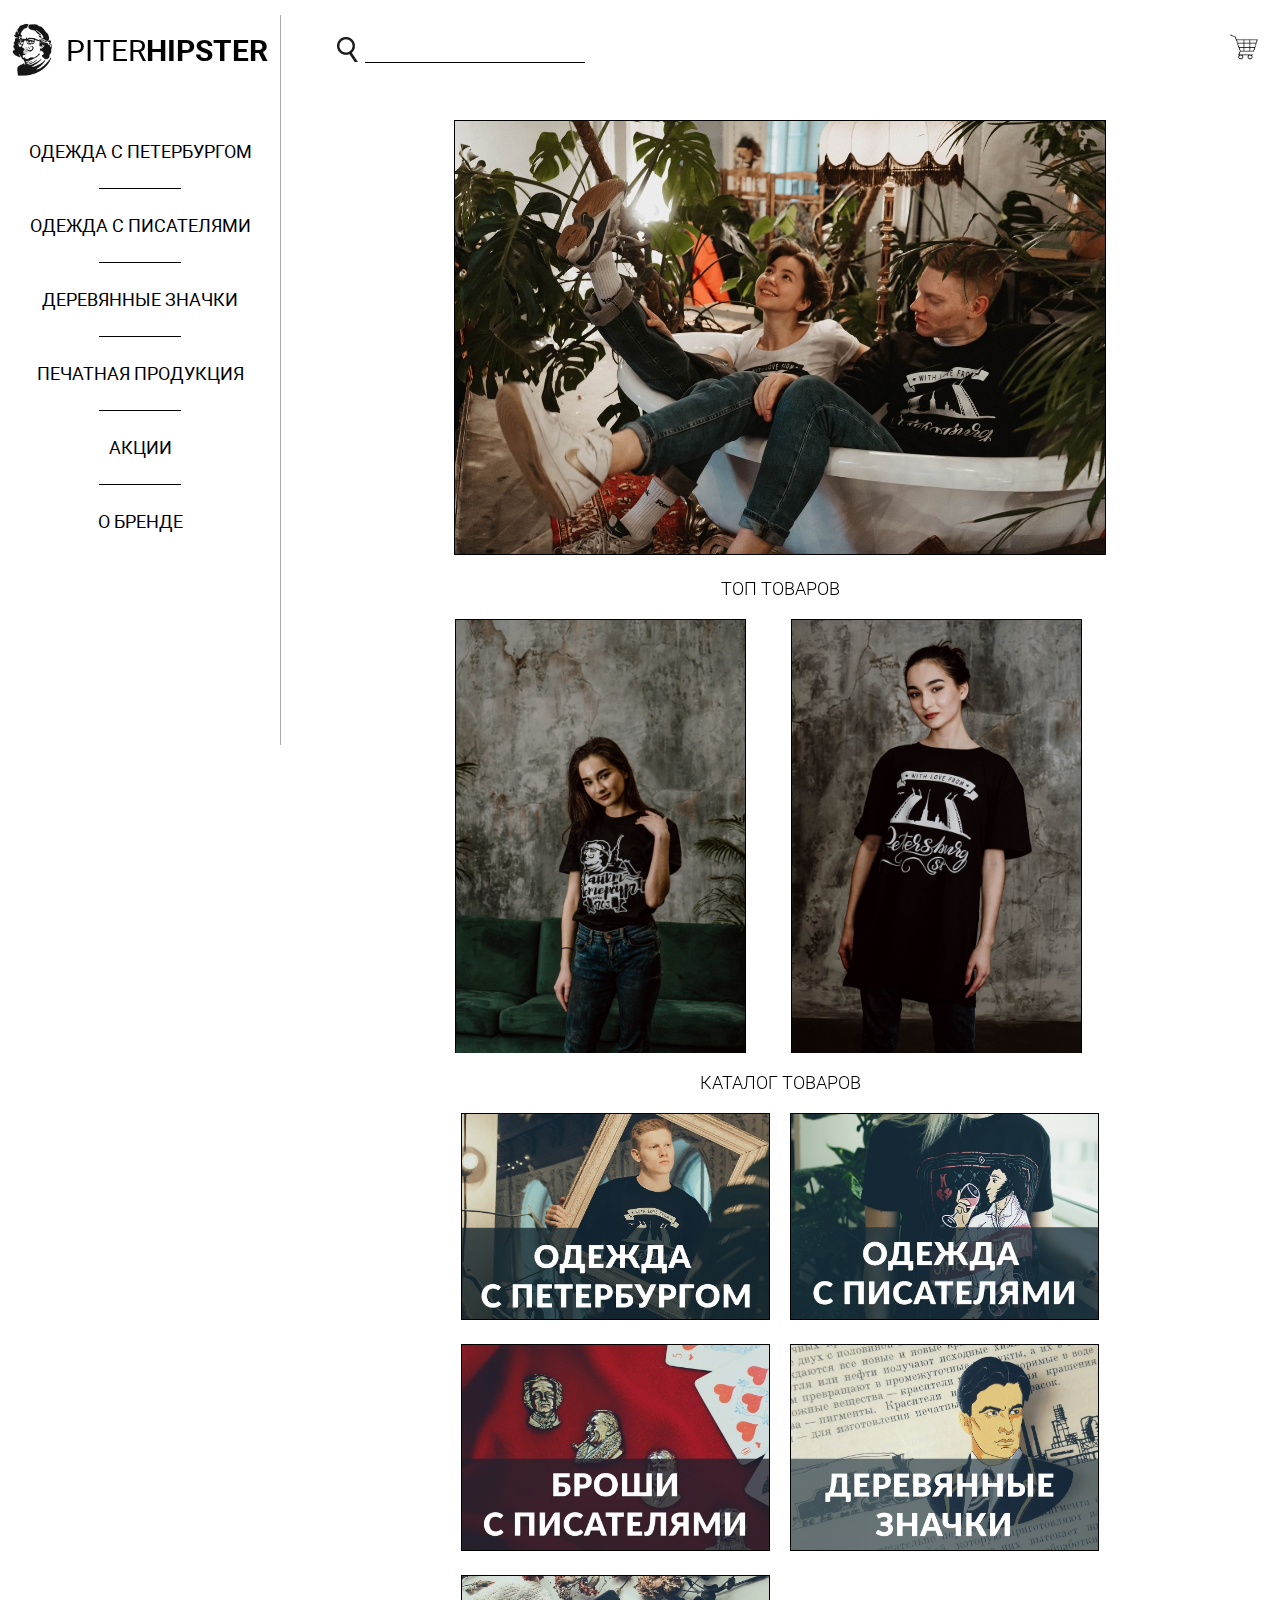
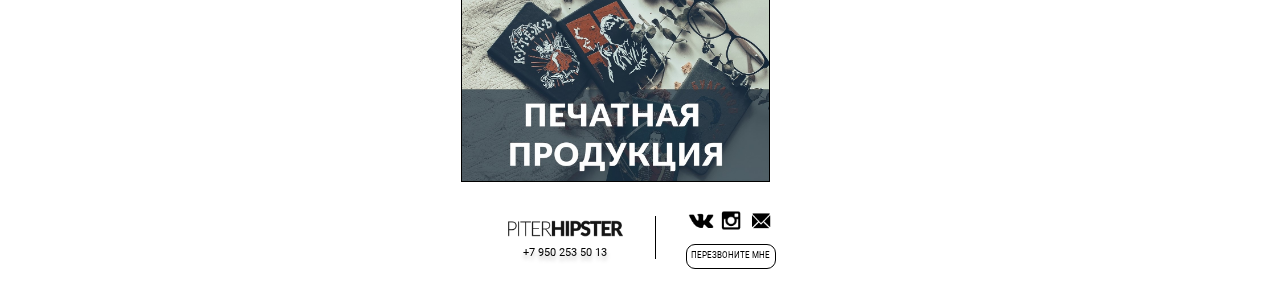
<file: index.html>
<!DOCTYPE html>
<html lang="ru">

  <head>
    <meta charset="utf-8">
    <meta name="viewport" content="width=device-width, initial-scale=1">
    <title>PiterHipster - Главная страница</title>

    <link rel="stylesheet" href="css/styleV2.css">
     
  </head>
    <body>
        <header class="header">
            <div class="slide-win"><img src="image/Burger.png"></div>
            <div class="header__logo logo"><img src="image/photo_2019-10-30_20-50-35.jpg">
            <a href="index.html"><span>PITER</span><span>HIPSTER</span></a>
            </div>
            <div class="finderAndBascet">
                <form action="#" method="get">
                    <input type="text" name="find" id="find">
                    <input class="style-btn" type="submit" value="">
                </form>
                <a href="basket.html" class="basket"><img src="image/shopping109.png"></a>
            </div>
        </header>
        <article class="main">
            <div class="left-categories" id="left-categories">
                <nav class="fixed">
                    <div>
                        <a href="">Одежда с Петербургом</a>
                        <hr align="centre" width="80" size="1" color="black">
                        <a href="">Одежда с писателями</a>
                        <hr align="centre" width="80" size="1" color="black">
                        <a href="">Деревянные значки</a>
                        <hr align="centre" width="80" size="1" color="black">
                        <a href="">Печатная продукция</a>
                        <hr align="centre" width="80" size="1" color="black">
                        <a href="">Акции</a>
                        <hr align="centre" width="80" size="1" color="black">
                        <a href="">О бренде</a>
                    </div>
                </nav>
            </div>
        </article>
        
        <main class="all">
            <article id="img">
                <section class="all__container-1">
                    <div class="all__main">
                        <img src="image/I262EilS-oY.jpg">
                    </div>
                </section>
                <section class="all__container-2">
                <div class="border-bottom"><h2>Топ товаров</h2></div>
                    <div class="all__title-1">
                        <div class="second-slider slider" id="slider" ontouchstart="startSwipe(event)" ontouchmove="moveSwipe(event)" ontouchend="endSwipe(event)">
                            <img src="image/top/xJ3VEqkWMCw.jpg" class="top-1 top">
                            <img src="image/top/JgRy_iKVtv4.jpg" class="top-2 top">
                            <img src="image/top/tQbD-0Hn0Ts.jpg" class="top-3 top">
                            <img src="image/top/xJ3VEqkWMCw.jpg" class="top-4 top"> 
                        </div>
                    </div>
                    <div class="catigories">
                        <h2>Каталог товаров</h2>
                        <div class="catigories__container">
                            <a href="index_catalog.html" class="StPet"><img src="image/category/piter.jpg"></a>
                            <a href="#" class="autors"><img src="image/category/autors.jpg"></a>
                            <a href="#" class="broshi"><img src="image/category/broshi.jpg"></a>
                            <a href="#" class="znachki"><img src="image/category/derev.jpg"></a>
                            <a href="#" class="printed"><img src="image/category/printed.jpg"></a>
                        </div>
                    </div>
                </section>
            </article>
        </main>

        <footer class="bottom">
            <div class="feedback feedbackall"></div>
            <section class="feedback__form feedbackall">
                <h2>ОБРАТНЫЙ ЗВОНОК</h2>
                <img class="close" src="image/close-icon.png">
                <form action="#" method="post">
                    <label>КАК ВАС ЗОВУТ?<input type="text" name="name" id="name"></label>
                    <label>ВАШ ТЕЛЕФОН<input type="text" name="tel" id="tel"></label>
                    <input class="style-btn1" type="submit" value="ЗАКАЗАТЬ ЗВОНОК">
                </form>
            </section>
            <div class="bottom__container">
                <div class="bottom__info">
                    <ul>
                        <li><a href="#Brend">О бренде</a></li>
                        <li><a href="#Info">Инфо</a></li>
                        <li><a href="#Contacts">Контакты</a></li>
                    </ul>
                </div>
                <div class="bottom__logo ">
                    
                    <div class="bottom__tel">
                        <img src="image/logo%20(1).png">
                        <a href="tel:+79502535013">+7 950 253 50 13</a>
                    </div>
                    
                    <div class="contact-us">
                        <div>
                            <a href="https://vk.com/piter.hipster"><img src="image/2%201.png"></a>
                            <a href="https://www.instagram.com/piter.hipster/"><img class="insta" src="image/insta%201.png"></a>
                            <a href="https://vk.com/43rom"><img src="image/1%20992.png"></a>
                        </div>
                        <button class="java" href="#call">Перезвоните мне</button>
                    </div>
                </div>
            </div>
        </footer>
        <script src="js/script.js"></script>  
        <script>
            var slider = document.getElementById('slider');
            var startingX;
            var left;
            function startSwipe(evt){
                left = document.getElementById('slider').offsetLeft;
                startingX = evt.touches[0].clientX - left;
            };
            function moveSwipe(evt){
                var touch = evt.touches[0];
                var change = startingX - touch.clientX ;
                
                if (change < 0){
                    slider.style.left = '-' + change + 'px';
                } 
                slider.style.left = '-' + change + 'px';
                evt.preventDefault();
            };
            function endSwipe(evt){ 
                var change = startingX - evt.changedTouches[0].clientX + left;
                var width =document.getElementById('img').offsetWidth;
                if (((change < width/3)&&(change > 0))||(( -change < width/3)&&(change < 0))) {
                    slider.style.left = left + 'px';
                    slider.style.transition = 'all .1s';
                }
                else{
                    
                    if ((change > 0)&&((-left < width - width/2)||(-left > width + width/2))){
                        slider.style.transition = 'all .3s';
                        slider.style.left = '-' + (- left + width) + 'px';
                    }
                    else{
                        slider.style.transition = 'all .1s';
                        slider.style.left = 0 + 'px';
                    };
                    if (change < 0){
                        slider.style.transition = 'all .3s';
                        slider.style.left = '-' + (- left - width) + 'px';
                        
                    };
                }
                
            }
        </script>
    </body>
</html>
</file>
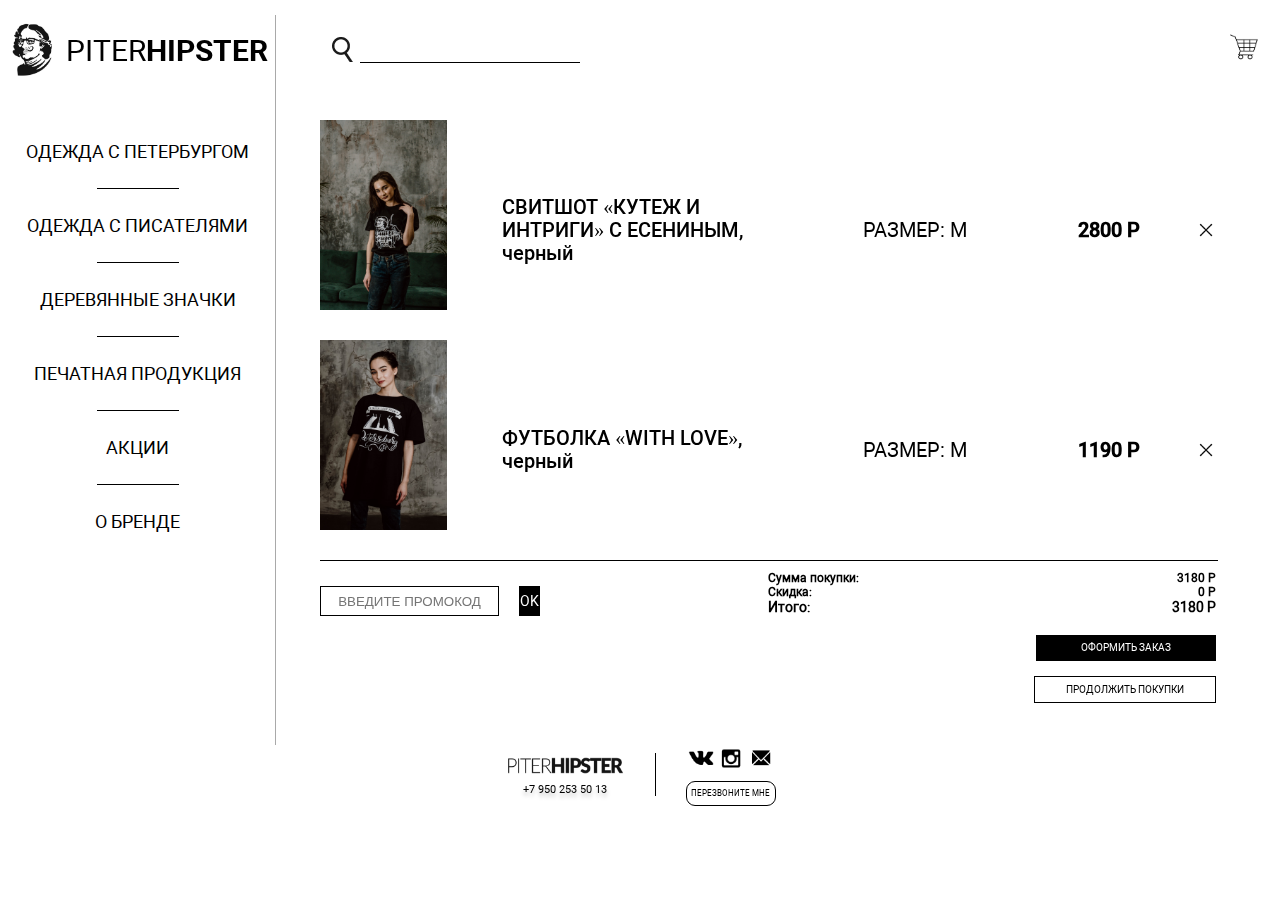
<file: basket.html>
<!DOCTYPE html>
<html lang="ru">

  <head>
    <meta charset="utf-8">
    <meta name="viewport" content="width=device-width, initial-scale=1">
    <title>PiterHipster - корзина</title>
    
    <link rel="stylesheet" href="css/style_basket.css">
     
  </head>
    <body>
        <header class="header">
            <div class="slide-win"><img src="image/Burger.png"></div>
            <div class="header__logo logo">
                <img src="image/photo_2019-10-30_20-50-35.jpg">
                <a class="need" href="index.html"><span>PITER</span><span>HIPSTER</span></a>
            </div>
            <div class="finderAndBascet">
                <form action="#" method="get">
                    <input type="text" name="find" id="find">
                    <input class="style-btn" type="submit" value="">
                </form>
                <a href="basket.html" class="basket"><img src="image/shopping109.png"></a>
            </div>
        </header>
        <article class="main">
            <div class="left-categories" id="left-categories">
                <nav class="fixed">
                    <div>
                        <a href="">Одежда с Петербургом</a>
                        <hr align="centre" width="80" size="1" color="black">
                        <a href="">Одежда с писателями</a>
                        <hr align="centre" width="80" size="1" color="black">
                        <a href="">Деревянные значки</a>
                        <hr align="centre" width="80" size="1" color="black">
                        <a href="">Печатная продукция</a>
                        <hr align="centre" width="80" size="1" color="black">
                        <a href="">Акции</a>
                        <hr align="centre" width="80" size="1" color="black">
                        <a href="">О бренде</a>
                    </div>
                </nav>
            </div>
        </article>
        <main class="main123">
            <article class="content">
                <section class="content__choice1 product_info">
                    <img src="image/top/xJ3VEqkWMCw.jpg">
                    <div class="content__p">
                    <p id="product_name_1">Свитшот «Кутеж и интриги» с Есениным<span>, черный</span></p>
                    <p class="roboto" id="product_size_1">Размер: M</p>
                    <p class="price" id="product_price_1"><strong>2800 Р</strong></p>
                    </div>
                    <div class="close_icon"><img src="image/close-icon.png"></div>
                </section>
                <section class="content__choice2 product_info">
                    <img src="image/top/JgRy_iKVtv4.jpg">
                    <div class="content__p">
                    <p id="product_name_2">Футболка «With Love»<span>, черный</span></p>
                    <p class="roboto" id="product_size_2">Размер: M</p>
                    <p class="price" id="product_price_2"><strong>1190 Р</strong></p>
                    </div>
                    <div class="close_icon"><img src="image/close-icon.png"></div>
                </section>
                <!--<div class="content__choice3 product_info"></div>
                <div class="content__choice4 product_info"></div>
                <div class="content__choice5 product_info"></div>
                <div class="content__choice6 product_info"></div>
                <div class="content__choice7 product_info"></div> -->
                <hr align="center" width="100%" size="1px" color="black">
                <section class="content__total">
                    <div class="content__sum">
                        <p><strong>Сумма покупки:</strong></p>
                        <p><strong>3180 Р</strong></p>
                    </div>
                    <div class="content__discount">
                        <p><strong>Скидка:</strong></p>
                        <p><strong>0 Р</strong></p>
                    </div>
                    <div class="content__finish">
                        <p><strong>Итого:</strong></p>
                        <p><strong>3180 Р</strong></p>
                    </div>
                    <div class="order">
                        <a href="order_form.html">ОФОРМИТЬ ЗАКАЗ</a>
                    </div>
                    <a href="index.html" class="back">
                        <div>ПРОДОЛЖИТЬ ПОКУПКИ</div>
                    </a>
                    <div class="content__promocod">
                        <form action="#" method="post">
                            <input type="text" name="promocod" id="promo" placeholder="ВВЕДИТЕ ПРОМОКОД">
                            <input class="style-btn" type="submit" value="OK">
                        </form>
                    </div>
                </section>
            </article>
        </main>
            
            
        <footer class="bottom">
            <div class="feedback feedbackall"></div>
            <section class="feedback__form feedbackall">
                <h2>ОБРАТНЫЙ ЗВОНОК</h2>
                <img class="close" src="image/close-icon.png">
                <form action="#" method="post">
                    <label>КАК ВАС ЗОВУТ?<input type="text" name="name" id="name"></label>
                    <label>ВАШ ТЕЛЕФОН<input type="text" name="tel" id="tel"></label>
                    <input class="style-btn1" type="submit" value="ЗАКАЗАТЬ ЗВОНОК">
                </form>
            </section>
            <div class="bottom__container">
                <div class="bottom__logo">
                    <div class="bottom__tel">
                        <img src="image/logo%20(1).png">
                        <a href="tel:+79502535013">+7 950 253 50 13</a>
                    </div>
                    
                    <div class="contact-us">
                        <div>
                            <a href="https://vk.com/piter.hipster"><img src="image/2%201.png"></a>
                            <a href="https://www.instagram.com/piter.hipster/"><img class="insta" src="image/insta%201.png"></a>
                            <a href="https://vk.com/43rom"><img src="image/1%20992.png"></a>
                        </div>
                        <button class="java" href="#call">Перезвоните мне</button>
                    </div>
                </div>
            </div>
        </footer>
         <script src="js/script.js"></script>  
    </body>
</html>
</file>
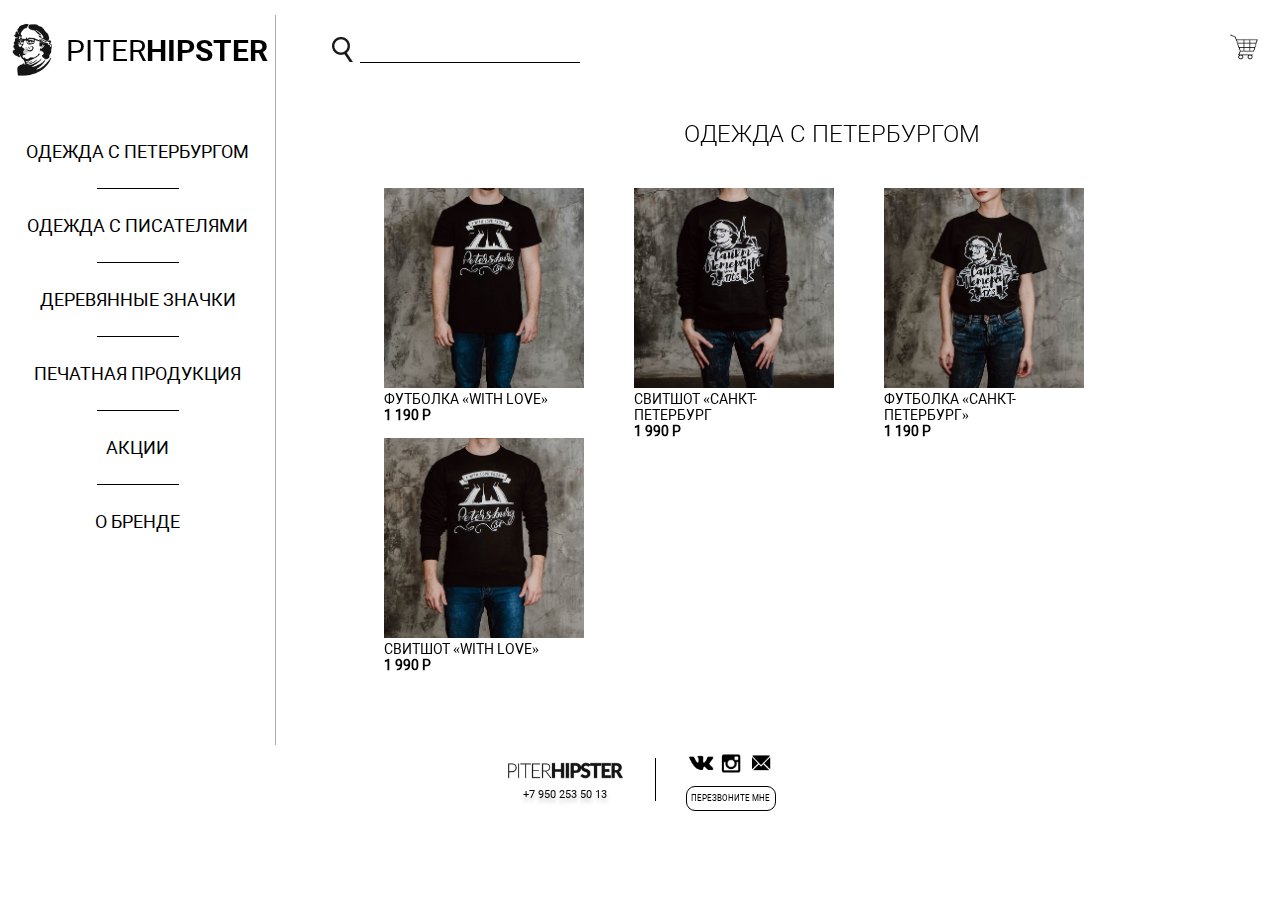
<file: index_catalog.html>
<!DOCTYPE html>
<html lang="ru">

  <head>
    <meta charset="utf-8">
    <meta name="viewport" content="width=device-width, initial-scale=1">
    <title>PiterHipster - одежда с петербургом</title>
    
    <link rel="stylesheet" href="css/style_catalog.css">
      
  </head>
    <body>
        <header class="header">
            <div class="slide-win"><img src="image/Burger.png"></div>
            <div class="header__logo logo">
                <img src="image/photo_2019-10-30_20-50-35.jpg">
                <a href="index.html"><span>PITER</span><span>HIPSTER</span></a>
            </div>
            <div class="finderAndBascet">
                <form action="#" method="get">
                    <input type="text" name="find" id="find">
                    <input class="style-btn" type="submit" value="">
                </form>
                <a href="basket.html" class="basket"><img src="image/shopping109.png"></a>
            </div>
        </header>
        <article class="main">
            <div class="left-categories" id="left-categories">
                <nav class="fixed">
                    <div>
                        <a href="">Одежда с Петербургом</a>
                        <hr align="centre" width="80" size="1" color="black">
                        <a href="">Одежда с писателями</a>
                        <hr align="centre" width="80" size="1" color="black">
                        <a href="">Деревянные значки</a>
                        <hr align="centre" width="80" size="1" color="black">
                        <a href="">Печатная продукция</a>
                        <hr align="centre" width="80" size="1" color="black">
                        <a href="">Акции</a>
                        <hr align="centre" width="80" size="1" color="black">
                        <a href="">О бренде</a>
                    </div>
                </nav>
            </div>
        </article>
        
        <main class="main123"> 
            <article class="products">
                <h1 class="name">ОДЕЖДА С ПЕТЕРБУРГОМ</h1>
                <section class="products__merch1 merch">
                    <img src="image/with_St.Petersburg/98S5Ux7r81c.jpg">
                    <div class="name_prod1 name_prod">
                        <p>футболка «With Love»</p>
                        <p><strong>1 190 Р</strong></p>
                    </div>
                </section>
                <section class="products__merch2 merch">
                    <a href="index_product.html">
                    <img src="image/with_St.Petersburg/lLgoQpmdbz0.jpg">
                    <div class="name_prod2 name_prod">
                        <p>свитшот «Санкт-Петербург</p>
                        <p><strong>1 990 Р</strong></p>
                    </div>
                        </a>
                </section>
                <section class="products__merch3 merch">
                    <img src="image/with_St.Petersburg/oh1EiY9JBJ0.jpg">
                    <div class="name_prod3 name_prod">
                        <p>футболка «Санкт-Петербург»</p>
                        <p><strong>1 190 Р</strong></p>
                    </div>
                </section>
                <section class="products__merch4 merch">
                    <img src="image/with_St.Petersburg/vOFnKlvP_IM.jpg">
                    <div class="name_prod4 name_prod">
                        <p>свитшот «With Love»</p>
                        <p><strong>1 990 Р</strong></p>
                    </div>
                </section>
            </article>
        </main>
            
            
        <footer class="bottom">
            <div class="feedback feedbackall"></div>
            <section class="feedback__form feedbackall">
                <h2>ОБРАТНЫЙ ЗВОНОК</h2>
                <img class="close" src="image/close-icon.png">
                <form action="#" method="post">
                    <label>КАК ВАС ЗОВУТ?<input type="text" name="name" id="name"></label>
                    <label>ВАШ ТЕЛЕФОН<input type="text" name="tel" id="tel"></label>
                    <input class="style-btn1" type="submit" value="ЗАКАЗАТЬ ЗВОНОК">
                </form>
            </section>
            <div class="bottom__container">
                <div class="bottom__info">
                    <ul>
                        <li><a href="#Brend">О бренде</a></li>
                        <li><a href="#Info">Инфо</a></li>
                        <li><a href="#Contacts">Контакты</a></li>
                    </ul>
                </div>
                <div class="bottom__logo">
                    <div class="bottom__tel">
                        <img src="image/logo%20(1).png">
                        <a href="tel:+79502535013">+7 950 253 50 13</a>
                    </div>
                    
                    <div class="contact-us">
                        <div>
                           <a href="https://vk.com/piter.hipster"><img src="image/2%201.png"></a>
                            <a href="https://www.instagram.com/piter.hipster/"><img class="insta" src="image/insta%201.png"></a>
                            <a href="https://vk.com/43rom"><img src="image/1%20992.png"></a>
                        </div>
                        <button class="java" href="#call">Перезвоните мне</button>
                    </div>
                </div>
            </div>
        </footer>
        <script src="js/script.js"></script>
    </body>
</html>
</file>
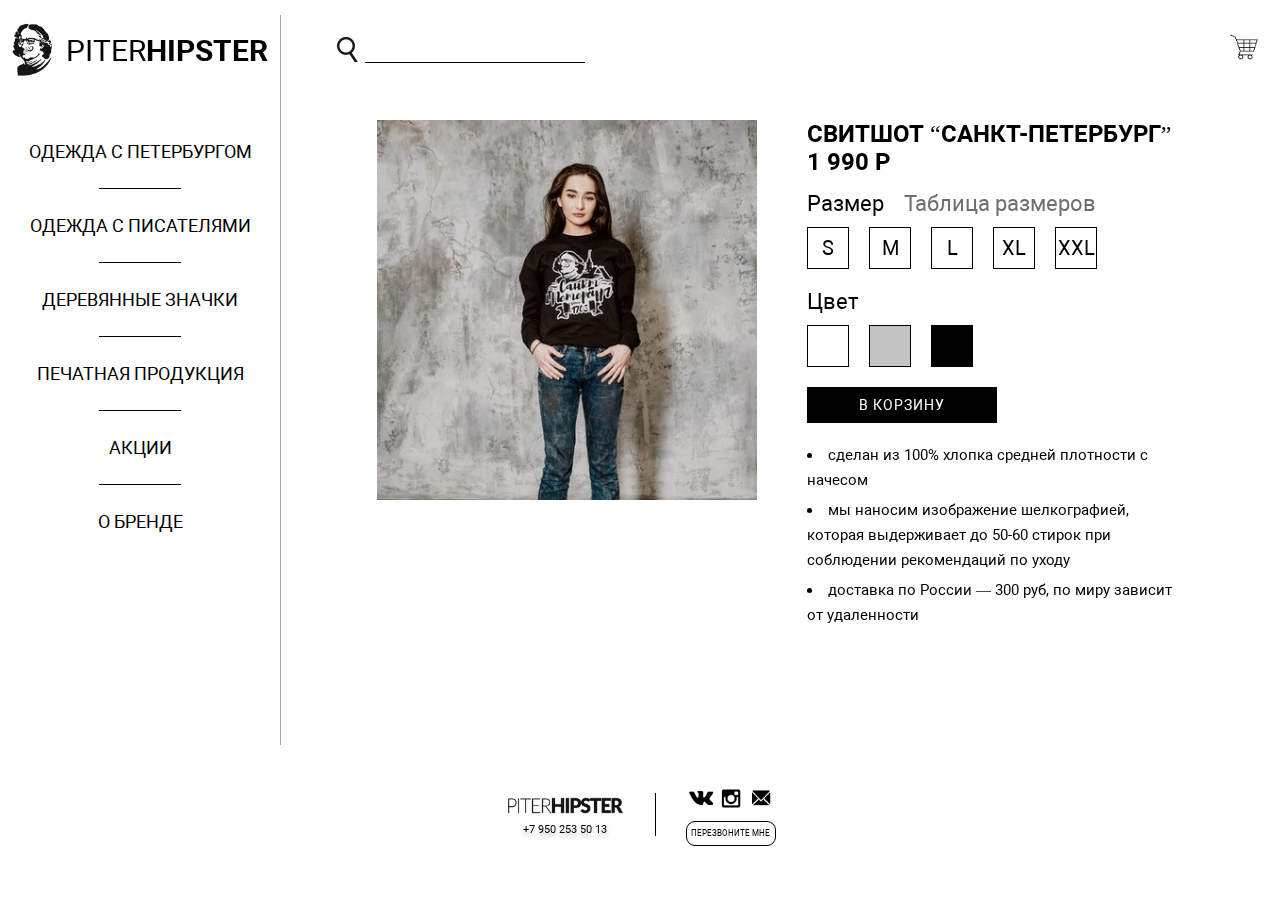
<file: index_product.html>
<!DOCTYPE html>
<html lang="ru">

  <head>
    <meta charset="utf-8">
    <meta name="viewport" content="width=device-width, initial-scale=1">
    <title>PiterHipster - Свитшот “Санкт-Петербург”</title>
    
    <link rel="stylesheet" href="css/style_product.css">
      
  </head>
    <body>
        <header class="header">
             <div class="slide-win">
                 <img src="image/Burger.png">
            </div>
            <div class="header__logo logo">
                <img src="image/photo_2019-10-30_20-50-35.jpg">
                <a href="index.html"><span>PITER</span><span>HIPSTER</span></a>
            </div>
            <div class="finderAndBascet">
                <form action="#" method="get">
                    <input type="text" name="find" id="find">
                    <input class="style-btn" type="submit" value="">
                </form>
                <a href="basket.html" class="basket"><img src="image/shopping109.png"></a>
            </div>
        </header>
        <article class="main">
            <div class="left-categories" id="left-categories">
                <nav class="fixed">
                    <div>
                        <a href="">Одежда с Петербургом</a>
                        <hr align="centre" width="80" size="1" color="black">
                        <a href="">Одежда с писателями</a>
                        <hr align="centre" width="80" size="1" color="black">
                        <a href="">Деревянные значки</a>
                        <hr align="centre" width="80" size="1" color="black">
                        <a href="">Печатная продукция</a>
                        <hr align="centre" width="80" size="1" color="black">
                        <a href="">Акции</a>
                        <hr align="centre" width="80" size="1" color="black">
                        <a href="">О бренде</a>
                    </div>
                </nav>
            </div>
        </article>
        <main>
            <article class="product__imgs">
                <div class="product__main-photo">
                    <div class="product__slider" id="slider" ontouchstart="startSwipe(event)" ontouchmove="moveSwipe(event)" ontouchend="endSwipe(event)">
                        <img class="slider-photo" id="img" src="image/tovar1/B2olOmYt3SI.jpg">
                        <img class="slider-photo" src="image/tovar1/lLgoQpmdbz0.jpg">
                        <img class="slider-photo" src="image/tovar1/QuEZuojmw-8.jpg">
                        <img class="slider-photo" src="image/tovar1/VHnBTwoGJjU.jpg">
                    </div>
                </div>
                <div class="product__pointer">
                </div>
            </article>
        <article class="product">
            <section class="product__description">
                <div class="product__name">
                    <p> Свитшот “Санкт-Петербург” </p>
                    <p><strong>1 990 Р</strong></p>
                </div>
                <div class="product__under-name">
                    <div class="sizeAndColor">
                        <div class="sizeAndColor__size">
                            <p>Размер <span>Таблица размеров</span></p>
                            <div>
                                <div>S</div>
                                <div>M</div>
                                <div>L</div>
                                <div>XL</div>
                                <div>XXL</div>
                            </div>
                        </div>
                        <div class="sizeAndColor__color">
                            <p>Цвет</p>
                            <div>
                                <div class="color_1"></div>
                                <div class="color_2"></div>
                                <div class="color_3"></div>
                            </div>
                        </div>
                    </div>
                    <div class="buyAndPrice">
                        <button href="#">В КОРЗИНУ</button>
                    </div>
                    <div class="product__description-text">
                        <ul>
                            <li>сделан из 100% хлопка средней плотности с начесом</li>
                            <li>мы наносим изображение шелкографией, которая выдерживает до 50-60 стирок при соблюдении рекомендаций по уходу</li>
                            <li>доставка по России — 300 руб, по миру зависит от удаленности</li>
                        </ul>
                    </div>
                </div>
            </section>
            <section class="somthLikeThis">
                <p>Похожие товары</p>
                <div class="somthLikeThis__overflow">
                    <div class="somthLikeThis__container">
                        <img src="image/products_like_this/Rectangle%2064.png">
                        <img src="image/products_like_this/Rectangle%2065%20(1).png">
                    </div>
                </div>
            </section>
        </article>
        </main>
        <footer class="bottom">
            <div class="feedback feedbackall"></div>
            <section class="feedback__form feedbackall">
                <h2>ОБРАТНЫЙ ЗВОНОК</h2>
                <img class="close" src="image/close-icon.png">
                <form action="#" method="post">
                    <label>КАК ВАС ЗОВУТ?<input type="text" name="name" id="name"></label>
                    <label>ВАШ ТЕЛЕФОН<input type="text" name="tel" id="tel"></label>
                    <input class="style-btn1" type="submit" value="ЗАКАЗАТЬ ЗВОНОК">
                </form>
            </section>
            <div class="bottom__container">
                <div class="bottom__info">
                    <ul>
                        <li><a href="#Brend">О бренде</a></li>
                        <li><a href="#Info">Инфо</a></li>
                        <li><a href="#Contacts">Контакты</a></li>
                    </ul>
                </div>
                <div class="bottom__logo">
                    <div class="bottom__tel">
                        <img src="image/logo%20(1).png">
                        <a href="tel:+79502535013">+7 950 253 50 13</a>
                    </div>
                    
                    <div class="contact-us">
                        <div>
                            <a href="https://vk.com/piter.hipster"><img src="image/2%201.png"></a>
                            <a href="https://www.instagram.com/piter.hipster/"><img class="insta" src="image/insta%201.png"></a>
                            <a href="https://vk.com/43rom"><img src="image/1%20992.png"></a>
                        </div>
                        <button class="java" href="#call">Перезвоните мне</button>
                    </div>
                </div>
            </div>
        </footer>
        <script src="js/script.js"></script>
        <script>
            var slider = document.getElementById('slider');
            var startingX;
            var left;
            function startSwipe(evt){
                left = document.getElementById('slider').offsetLeft;
                startingX = evt.touches[0].clientX - left;
                
            };
            function moveSwipe(evt){
                var touch = evt.touches[0];
                var change = startingX - touch.clientX ;
                
                if (change < 0){
                    slider.style.left = '-' + change + 'px';
                } 
                slider.style.left = '-' + change + 'px';
                evt.preventDefault();
            };
            function endSwipe(evt){ 
                var change = startingX - evt.changedTouches[0].clientX + left;
                var width = document.getElementById('img').offsetWidth;
               
                if (((change < width/3)&&(change > 0))||(( -change < width/3)&&(change < 0))) {
                    slider.style.left = left + 'px';
                    slider.style.transition = 'all .1s';
                }
                else{
                    
                    if ((change > 0)&&((-left < 3 * width - width/2)||(-left > 3 * width + width/2))){
                        slider.style.transition = 'all .3s';
                        slider.style.left = '-' + (- left + width) + 'px';
                        
                    }
                    else{
                        slider.style.transition = 'all .1s';
                        slider.style.left = 0 + 'px';
                    };
                    if (change < 0){
                        slider.style.transition = 'all .3s';
                        slider.style.left = '-' + (- left - width) + 'px';
                        
                    };
                }
                
            }
        </script>
    </body>
</html>
</file>
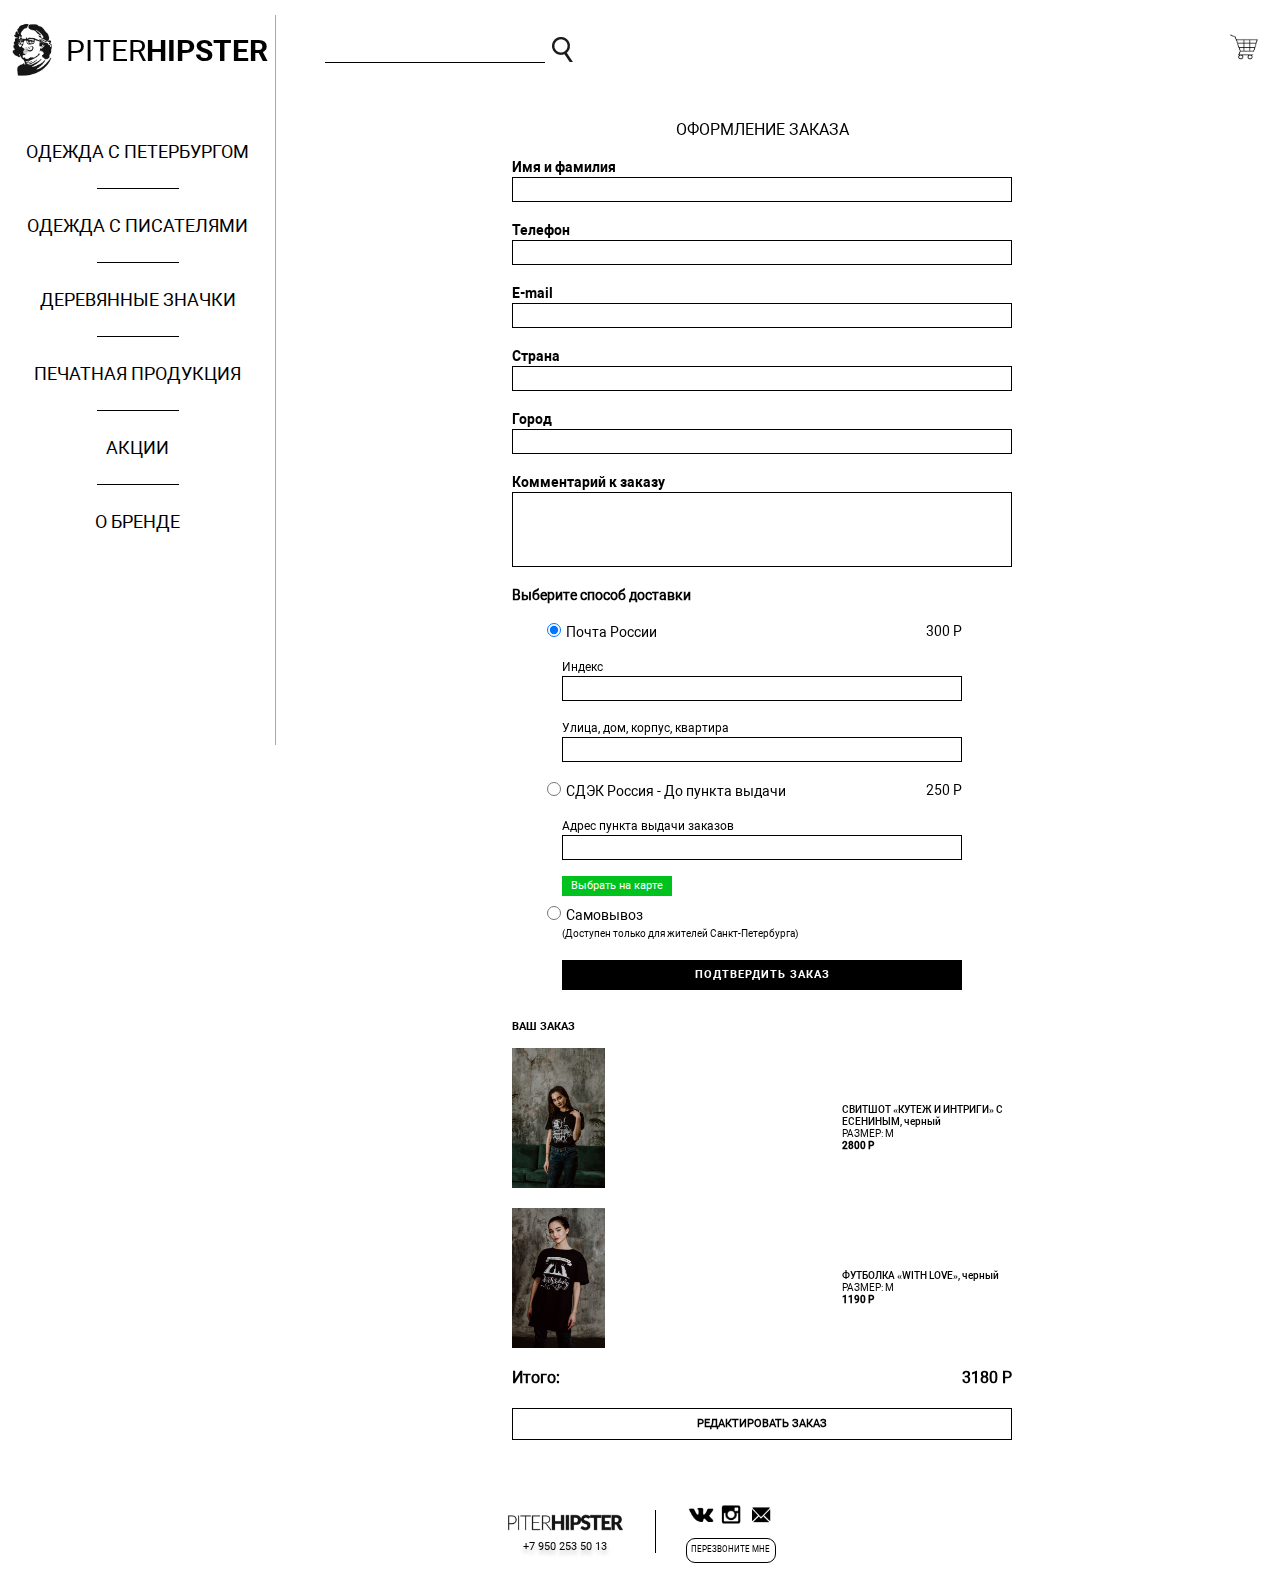
<file: order_form.html>
<!DOCTYPE html>
<html lang="ru">

  <head>
    <meta charset="utf-8">
    <meta name="viewport" content="width=device-width, initial-scale=1">
    <title>PiterHipster - Форма заказа</title>

    <link rel="stylesheet" href="css/style_order.css">
     
  </head>
    <body>
        <header class="header">
            <div class="slide-win"><img src="image/Burger.png"></div>
            <div class="header__logo logo">
                <img src="image/photo_2019-10-30_20-50-35.jpg">
                <a class="need" href="index.html"><span>PITER</span><span>HIPSTER</span></a>
            </div>
            <div class="finderAndBascet">
                <form action="#" method="get">
                    <input type="text" name="find" id="find">
                    <input class="style-btn" type="submit" value="">
                </form>
                <a href="basket.html" class="basket"><img src="image/shopping109.png"></a>
            </div>
        </header>
        <article class="main">
            <div class="left-categories" id="left-categories">
                <nav class="fixed">
                    <div>
                        <a href="">Одежда с Петербургом</a>
                        <hr align="centre" width="80" size="1" color="black">
                        <a href="">Одежда с писателями</a>
                        <hr align="centre" width="80" size="1" color="black">
                        <a href="">Деревянные значки</a>
                        <hr align="centre" width="80" size="1" color="black">
                        <a href="">Печатная продукция</a>
                        <hr align="centre" width="80" size="1" color="black">
                        <a href="">Акции</a>
                        <hr align="centre" width="80" size="1" color="black">
                        <a href="">О бренде</a>
                    </div>
                </nav>
            </div>
        </article>
        
        <main>
            <article>
                <section class="form">
                    <h2>ОФОРМЛЕНИЕ ЗАКАЗА</h2>
                    <form action="#" method="post">
                        <label>Имя и фамилия<input type="text" name="name" id="secondName"></label>
                        <label>Телефон<input type="text" name="tel" id="telephon"></label>
                        <label>E-mail<input type="text" name="E-mail" id="E-mail"></label>
                        <label>Страна<input type="text" name="country" list="country"></label>
                        <datalist id="country">
                            <option value="Россия">
                            <option value="Другая страна">
                        </datalist>
                        <label>Город<input type="text" name="city" list="city"></label>
                        <datalist id="city">
                            <option value="Москва">
                            <option value="Санкт-Петербург">
                            <option value="Новосибирск">
                            <option value="Екатеринбург">
                            <option value="Нижний Новгород">
                            <option value="Казань">
                            <option value="Челябинск">
                            <option value="Омск">
                            <option value="Самара">
                            <option value="Ростов-на-Дону">
                            <option value="Уфа">
                            <option value="Красноярск">
                            <option value="Воронеж">
                            <option value="Пермь">
                            <option value="Волгоград">
                            <option value="Краснодар">
                            <option value="Саратов">
                            <option value="Тюмень">
                            <option value="Тольятти">
                            <option value="Ижевск">
                            <option value="Барнаул">
                            <option value="Ульяновск">
                            <option value="Иркутск">
                            <option value="Хабаровск">
                            <option value="Ярославль">
                            <option value="Владивосток">
                        </datalist>
                        <label>Комментарий к заказу<input class="comment" type="text" name="comment" id="comment"></label>
                        <p><strong>Выберите способ доставки</strong></p>
                        <div>
                        <p><input name="delivery_method" type="radio" value="pochta" class="radio" checked>Почта России<span>300 Р</span></p>
                        <label class="order_text">Индекс<input type="text" name="index" id="index"></label>
                        <label class="order_text">Улица, дом, корпус, квартира<input type="text" name="adress" id="adress"></label>
                        <p><input name="delivery_method" type="radio" value="SDAK" class="radio">СДЭК Россия - До пункта выдачи<span>250 Р</span></p>
                        <label class="order_text not_margin">Адрес пункта выдачи заказов<input type="text" name="SDAK_adress" id="SDAK_adress"></label>
                        <button class="show_on_the_map">Выбрать на карте</button>
                        <p class="not_margin"><input name="delivery_method" type="radio" value="Pickup" class="radio">Самовывоз</p>
                        <p class="small">(Доступен только для жителей Санкт-Петербурга)</p>
                        <input class="style-btn1" type="submit" value="ПОДТВЕРДИТЬ ЗАКАЗ">
                        </div>
                    </form>
                </section>
                <section class="my_choise">
                    <div><p>ВАШ ЗАКАЗ</p></div>
                    <div class="content__choice1 product_info">
                        <img src="image/top/xJ3VEqkWMCw.jpg">
                        <div class="content__p">
                            <p id="product_name_1">Свитшот «Кутеж и интриги» с Есениным<span>, черный</span></p>
                            <p class="roboto" id="product_size_1">Размер: M</p>
                            <p class="price" id="product_price_1"><strong>2800 Р</strong></p>
                        </div>
                    </div>
                    <div class="content__choice2 product_info">
                        <img src="image/top/JgRy_iKVtv4.jpg">
                        <div class="content__p">
                            <p id="product_name_2">Футболка «With Love»<span>, черный</span></p>
                            <p class="roboto" id="product_size_2">Размер: M</p>
                            <p class="price" id="product_price_2"><strong>1190 Р</strong></p>
                        </div>
                    </div>
                </section>
                <section class="content__total">
                    <div class="content__finish">
                        <p><strong>Итого:</strong></p>
                        <p><strong>3180 Р</strong></p>
                    </div>
                    <a href="basket.html" class="back">
                        <div><strong>РЕДАКТИРОВАТЬ ЗАКАЗ</strong></div>
                    </a>
                </section>
            </article>
        </main>

        <footer class="bottom">
            <div class="feedback feedbackall"></div>
            <section class="feedback__form feedbackall">
                <h2>ОБРАТНЫЙ ЗВОНОК</h2>
                <img class="close" src="image/close-icon.png">
                <form action="#" method="post">
                    <label>КАК ВАС ЗОВУТ?<input type="text" name="name" id="name"></label>
                    <label>ВАШ ТЕЛЕФОН<input type="text" name="tel" id="tel"></label>
                    <input class="style-btn1" type="submit" value="ЗАКАЗАТЬ ЗВОНОК">
                </form>
            </section>
            <div class="bottom__container">
                <div class="bottom__info">
                    <ul>
                        <li><a href="#Brend">О бренде</a></li>
                        <li><a href="#Info">Инфо</a></li>
                        <li><a href="#Contacts">Контакты</a></li>
                    </ul>
                </div>
                <div class="bottom__logo ">
                    
                    <div class="bottom__tel">
                        <img src="image/logo%20(1).png">
                        <a href="tel:+79502535013">+7 950 253 50 13</a>
                    </div>
                    
                    <div class="contact-us">
                        <div>
                            <a href="https://vk.com/piter.hipster"><img src="image/2%201.png"></a>
                            <a href="https://www.instagram.com/piter.hipster/"><img class="insta" src="image/insta%201.png"></a>
                            <a href="https://vk.com/43rom"><img src="image/1%20992.png"></a>
                        </div>
                        <button class="java" href="#call">Перезвоните мне</button>
                    </div>
                </div>
            </div>
        </footer>
        <script src="js/script.js"></script>  
    </body>
</html>
</file>
<file: css/styleV2.css>
@charset "UTF-8";
[type="number"]::-webkit-inner-spin-button,
[type="number"]::-webkit-outer-spin-button {
  height: auto; }

[type="search"] {
  -webkit-appearance: textfield;
  /* 1 */
  outline-offset: -2px;
  /* 2 */ }

[type="search"]::-webkit-search-decoration {
  -webkit-appearance: none; }

::-webkit-file-upload-button {
  -webkit-appearance: button;
  /* 1 */
  font: inherit;
  /* 2 */ }

@font-face {
  font-family: Roboto;
  /* Гарнитура шрифта */
  src: url(../fonts/Roboto.ttf);
  /* Путь к файлу со шрифтом */ }
@font-face {
  font-family: Robotobold;
  /* Гарнитура шрифта */
  src: url(../fonts/Robotobold.ttf);
  /* Путь к файлу со шрифтом */ }
@font-face {
  font-family: Robotolight;
  /* Гарнитура шрифта */
  src: url(../fonts/Robotolight.ttf);
  /* Путь к файлу со шрифтом */ }
.header {
  box-sizing: border-box;
  border-bottom: 1px darkgrey solid;
  display: flex;
  justify-content: space-between;
  align-items: center;
  margin-bottom: 20px; }
  .header .header__logo img {
    height: 60px; }
  .header a {
    font-family: Roboto;
    font-style: normal;
    font-size: 18px;
    font-weight: 300;
    line-height: 21px;
    text-align: center;
    color: #000000;
    text-decoration: none; }
    .header a span:last-child {
      font-family: Robotobold;
      font-weight: 500; }
  .header .slide-win > img {
    display: block;
    margin-left: 20px; }

.basket {
  z-index: 99; }

.basket > img {
  height: 30px;
  width: 30px;
  box-sizing: border-box;
  margin-right: 20px;
  margin-left: 20px;
  z-index: 99; }

.header__logo {
  display: flex;
  align-items: center;
  justify-content: center; }

.finderAndBascet {
  display: flex; }
  .finderAndBascet form {
    flex-direction: row;
    display: none; }
  .finderAndBascet form > input {
    display: flex;
    border: none;
    border-bottom: 1px solid black;
    width: 220px;
    height: 30px;
    text-decoration: none; }
  .finderAndBascet form .style-btn {
    background-image: url(../image/finder.png);
    height: 30px;
    width: 30px;
    border: none;
    margin-right: 5px; }

.feedback {
  position: fixed;
  top: 0;
  left: 0;
  height: 100%;
  width: 100%;
  opacity: 0.9;
  z-index: 100;
  background-color: black;
  display: none; }

.feedback__form {
  position: fixed;
  top: 50%;
  margin-top: -25%;
  width: 100%;
  height: 230px;
  background-color: #F5F5F5;
  z-index: 101;
  display: flex;
  flex-direction: column;
  justify-content: center;
  align-items: center;
  display: none; }
  .feedback__form h2 {
    font-family: Roboto;
    font-style: normal;
    font-size: 16px;
    font-weight: 500;
    line-height: 19px;
    text-align: center;
    color: #000000;
    font-family: Robotobold;
    margin-bottom: 10px; }
  .feedback__form img {
    position: absolute;
    top: 10px;
    right: 10px;
    width: 20px; }

form {
  display: flex;
  flex-direction: column;
  justify-content: center;
  align-items: center;
  width: 80%; }
  form label {
    width: 100%;
    display: flex;
    flex-direction: column;
    align-items: flex-start;
    margin-bottom: 10px;
    font-family: Roboto;
    font-style: normal;
    font-size: 14px;
    font-weight: normal;
    line-height: 16px;
    text-align: center;
    color: #000000; }
    form label input {
      margin-top: 10px;
      width: 100%;
      height: 25px;
      background: #F5F5F5;
      text-shadow: none;
      box-shadow: none;
      border-style: none;
      border: 0.5px solid #000000;
      box-sizing: border-box; }
  form .style-btn1 {
    display: block;
    background: black;
    height: 25px;
    width: 100%;
    border-style: none;
    font-family: Roboto;
    font-style: normal;
    font-size: 14px;
    font-weight: normal;
    line-height: 20px;
    text-align: center;
    color: #000000;
    color: white;
    margin-top: 10px; }

.showz {
  display: flex !important; }

.bottom {
  min-height: 100%;
  margin-bottom: 20px; }

.bottom__container {
  display: flex;
  justify-content: center;
  align-items: center;
  min-width: 250px;
  margin-left: auto;
  margin-right: auto; }

.bottom__logo {
  display: flex;
  height: 100%;
  align-items: center;
  justify-content: center; }
  .bottom__logo a {
    font-family: Roboto;
    font-style: normal;
    font-size: 11px;
    font-weight: 300;
    line-height: 13px;
    text-align: center;
    color: #000000;
    text-decoration: none;
    text-shadow: 0px 4px 4px rgba(0, 0, 0, 0.25); }

.bottom__info {
  display: flex;
  flex-direction: column;
  align-items: center;
  justify-content: center;
  display: none; }
  .bottom__info ul {
    border: 0.3px solid #000000;
    box-sizing: border-box;
    list-style-type: none;
    padding: 5px 15px; }
    .bottom__info ul a {
      text-decoration: none;
      color: black; }

.bottom__tel {
  padding-right: 30px;
  margin-right: 30px;
  display: flex;
  flex-direction: column;
  align-items: center;
  border-right: 1px solid black; }
  .bottom__tel img {
    width: 120px;
    height: 25px; }

.bottom__tel > img {
  margin-bottom: 5px; }

.contact-us {
  display: flex;
  flex-direction: column;
  align-items: center; }
  .contact-us img {
    width: 30px;
    height: 30px; }
  .contact-us .insta {
    height: 25px; }
  .contact-us button {
    border: 1px solid #000000;
    box-sizing: border-box;
    border-radius: 9px;
    font-family: Roboto;
    font-style: normal;
    font-size: 8px;
    font-weight: auto;
    line-height: 8px;
    text-align: center;
    color: #000000;
    /* identical to box height */
    width: 90px;
    height: 25px;
    text-align: center;
    vertical-align: text-bottom;
    color: #000000;
    background-color: white;
    text-transform: uppercase; }
  .contact-us button:hover {
    cursor: pointer; }

.contact-us > div {
  margin-bottom: 5px;
  display: flex;
  align-items: center; }

.slide-win img {
  width: 30px;
  height: 30px;
  margin-left: 10px; }

.left-categories {
  position: fixed;
  left: 0;
  width: 100%;
  height: 300%;
  display: none;
  justify-content: center;
  text-align: center;
  background-color: white;
  z-index: 98; }

.fixed div {
  display: flex;
  flex-direction: column;
  align-items: center; }
  .fixed div a {
    font-family: Roboto;
    font-style: normal;
    font-size: 18px;
    font-weight: auto;
    line-height: 21px;
    text-align: center;
    color: #000000;
    text-decoration: none;
    text-transform: uppercase;
    /* identical to box height */
    margin-bottom: 27px;
    margin-top: 27px;
    z-index: 99; }

.show1 {
  z-index: 6 !important;
  position: fixed !important;
  width: 100% !important;
  background-color: white; }

.show2 {
  z-index: 99 !important;
  position: fixed;
  bottom: 10px;
  max-width: 100% !important;
  width: 100% !important; }

* {
  padding: 0;
  margin: 0; }

.main .show {
  display: block;
  position: fixed;
  top: 61px;
  height: 100%; }

.all {
  width: 100%;
  display: flex;
  justify-content: center; }

.all > article {
  width: 250px;
  display: flex;
  flex-direction: column;
  justify-content: space-around;
  align-items: center; }
  .all > article .all__main img {
    height: 166.6666666667px;
    margin-bottom: 20px;
    border: 1px solid black; }
  .all > article .all__title-1 {
    width: 100%;
    height: 166.6666666667px;
    margin-bottom: 20px;
    position: relative;
    overflow: hidden; }
  .all > article .all__container-2 {
    display: flex;
    flex-direction: column;
    justify-content: space-around; }
  .all > article h2 {
    font-family: Robotolight;
    font-size: 18px;
    font-weight: 300;
    line-height: 20px;
    font-style: normal;
    text-transform: uppercase;
    display: flex;
    white-space: nowrap;
    justify-content: center;
    margin-bottom: 20px; }
  .all > article .second-slider {
    display: flex;
    position: absolute;
    width: 500px;
    justify-content: space-between; }
    .all > article .second-slider img {
      height: 166.6666666667px;
      border: 1px solid black; }
  .all > article .catigories__container {
    display: flex;
    flex-direction: column;
    align-items: center;
    justify-content: center; }
    .all > article .catigories__container img {
      border: 1px solid black;
      height: 166.6666666667px;
      margin-bottom: 20px; }

.fixed div a {
  margin-bottom: 15px;
  margin-top: 15px; }

@media screen and (max-width: 330px) and (min-width: 400px) {
  .header a {
    font-size: 20px; }

  .all > article .catigories__container img {
    margin-bottom: 25px; }

  .all > article h2 {
    margin-bottom: 25px; }

  .all > article .all__main img {
    margin-bottom: 25px; }
  .all > article .all__title-1 {
    margin-bottom: 25px; }

  .all > article {
    width: 320px; }

  .all__title-1 {
    height: 213.3333333333px !important; }

  .second-slider {
    width: 640px !important; }
    .second-slider img {
      height: 213.3333333333px !important; }

  .catigories__container img {
    height: 213.3333333333px !important; }

  .all__main img {
    height: 213.3333333333px !important; }

  .fixed div a {
    margin-bottom: 27px;
    margin-top: 27px; } }
@media screen and (min-width: 401px) and (max-width: 500px) {
  .header a {
    font-size: 25px; }

  .all > article .catigories__container img {
    margin-bottom: 35px; }

  .all > article h2 {
    margin-bottom: 35px; }

  .all > article .all__main img {
    margin-bottom: 35px; }
  .all > article .all__title-1 {
    margin-bottom: 35px; }

  .all > article {
    width: 380px; }

  .all__title-1 {
    height: 253.3333333333px !important; }

  .second-slider {
    width: 760px !important; }
    .second-slider img {
      height: 253.3333333333px !important; }

  .catigories__container img {
    height: 253.3333333333px !important; }

  .all__main img {
    height: 253.3333333333px !important; }

  .fixed div a {
    margin-bottom: 35px;
    margin-top: 35px; } }
@media screen and (min-width: 501px) and (max-width: 800px) {
  .header a {
    font-size: 36px; }

  .all > article .catigories__container img {
    margin-bottom: 35px; }

  .all > article h2 {
    margin-bottom: 35px; }

  .all > article .all__main img {
    margin-bottom: 35px; }
  .all > article .all__title-1 {
    margin-bottom: 35px; }

  .all > article {
    width: 480px; }

  .all__title-1 {
    height: 320px !important; }

  .second-slider {
    width: 960px !important; }
    .second-slider img {
      height: 320px !important; }

  .catigories__container img {
    height: 320px !important; }

  .all__main img {
    height: 320px !important; } }
@media screen and (min-width: 801px) and (max-width: 1024px) {
  .all > article {
    width: 500px !important;
    margin-left: 260px; }

  .all__title-1 {
    height: 333.3333333333px !important; }

  .second-slider {
    width: 1000px !important; }
    .second-slider img {
      height: 333.3333333333px !important; }

  .catigories__container {
    display: grid !important;
    grid-template-columns: 1fr 1fr; }
    .catigories__container a {
      margin-right: 10px;
      margin-left: 10px; }

  .all__main img {
    height: 333.3333333333px !important; }

  .feedback__form {
    width: 360px;
    height: 260px;
    left: 50%;
    margin-left: -12.5%; }

  body .finderAndBascet form {
    flex-direction: row-reverse;
    justify-content: flex-end; }

  article > h1 {
    font-size: 24px;
    line-height: 28px;
    margin-bottom: 40px; }

  .header {
    margin-bottom: 20px;
    height: 100px;
    border-bottom: none;
    position: relative; }
    .header a {
      font-size: 26px;
      line-height: 35px; }

  .header__logo {
    position: absolute;
    left: 10px; }
    .header__logo img {
      margin-right: 10px; }

  .finderAndBascet form {
    position: absolute;
    left: 310px; }

  .finderAndBascet form {
    display: flex;
    justify-content: flex-start; }

  .slide-win > img {
    display: none !important; }

  .left-categories {
    position: fixed !important;
    left: 0;
    top: 15px;
    width: 260px;
    height: 70%;
    padding-top: 100px;
    z-index: -1;
    display: flex !important;
    justify-content: center;
    align-items: flex-start;
    background-color: white;
    border-right: 1px darkgrey solid; }

  .fixed div {
    display: flex !important;
    flex-direction: column;
    align-items: center;
    justify-content: center; }
    .fixed div a {
      font-family: Roboto;
      font-style: normal;
      font-size: 18px;
      font-weight: auto;
      line-height: 23px;
      text-align: center;
      color: #000000;
      text-decoration: none;
      /* identical to box height */
      margin-bottom: 25px;
      margin-top: 25px; }

  .all article {
    width: 600px; }

  .catigories__container img {
    width: 100%; } }
@media screen and (min-width: 1025px) and (max-width: 1374px) {
  .all > article {
    width: 650px !important;
    margin-left: 280px; }

  .all__title-1 {
    height: 433.3333333333px !important; }

  .second-slider {
    width: 1300px !important; }
    .second-slider img {
      height: 433.3333333333px !important; }

  .all > article .all__container-2 {
    width: 100%; }

  .catigories__container {
    display: grid !important;
    grid-template-columns: 1fr 1fr; }
    .catigories__container a {
      margin-right: 10px;
      margin-left: 10px; }
      .catigories__container a img {
        width: 307px;
        height: 205px !important; }

  .all__main img {
    height: 433.3333333333px !important; }

  .feedback__form {
    width: 360px;
    height: 260px;
    left: 50%;
    margin-left: -12.5%; }

  body .finderAndBascet form {
    flex-direction: row-reverse;
    justify-content: flex-end; }

  article > h1 {
    font-size: 24px;
    line-height: 28px;
    margin-bottom: 40px; }

  .header {
    margin-bottom: 20px;
    height: 100px;
    border-bottom: none;
    position: relative; }
    .header a {
      font-size: 30px;
      line-height: 35px; }

  .header__logo {
    position: absolute;
    left: 10px; }
    .header__logo img {
      margin-right: 10px; }

  .finderAndBascet form {
    position: absolute;
    left: 330px; }

  .finderAndBascet form {
    display: flex;
    justify-content: flex-start; }

  .slide-win > img {
    display: none !important; }

  .left-categories {
    position: fixed !important;
    left: 0;
    top: 15px;
    width: 280px;
    height: 70%;
    padding-top: 100px;
    z-index: -1;
    display: flex !important;
    justify-content: center;
    align-items: flex-start;
    background-color: white;
    border-right: 1px darkgrey solid; }

  .fixed div {
    display: flex !important;
    flex-direction: column;
    align-items: center;
    justify-content: center; }
    .fixed div a {
      font-family: Roboto;
      font-style: normal;
      font-size: 18px;
      font-weight: auto;
      line-height: 23px;
      text-align: center;
      color: #000000;
      text-decoration: none;
      /* identical to box height */
      margin-bottom: 25px;
      margin-top: 25px; } }
@media screen and (min-width: 1375px) and (max-width: 4500px) {
  .all > article {
    width: 1000px !important;
    margin-left: 275px; }

  .all__title-1 {
    height: 666.6666666667px !important; }

  .second-slider {
    width: 2000px !important; }
    .second-slider img {
      height: 666.6666666667px !important; }

  .catigories__container {
    display: grid !important;
    grid-template-columns: 1fr 1fr; }
    .catigories__container a {
      margin-right: 10px;
      margin-left: 10px; }
      .catigories__container a img {
        width: 100%;
        height: 333.3333333333px !important; }

  .all__main img {
    height: 666.6666666667px !important; }

  .feedback__form {
    width: 360px;
    height: 260px;
    left: 50%;
    margin-left: -12.5%; }

  body .finderAndBascet form {
    flex-direction: row-reverse;
    justify-content: flex-end; }

  article > h1 {
    font-size: 24px;
    line-height: 28px;
    margin-bottom: 40px; }

  .header {
    margin-bottom: 20px;
    height: 100px;
    border-bottom: none;
    position: relative; }
    .header a {
      font-size: 30px;
      line-height: 35px; }

  .header__logo {
    position: absolute;
    left: 10px; }
    .header__logo img {
      margin-right: 10px; }

  .finderAndBascet form {
    position: absolute;
    left: 325px; }

  .finderAndBascet form {
    display: flex;
    justify-content: flex-start; }

  .slide-win > img {
    display: none !important; }

  .left-categories {
    position: fixed !important;
    left: 0;
    top: 15px;
    width: 275px;
    height: 70%;
    padding-top: 100px;
    z-index: -1;
    display: flex !important;
    justify-content: center;
    align-items: flex-start;
    background-color: white;
    border-right: 1px darkgrey solid; }

  .fixed div {
    display: flex !important;
    flex-direction: column;
    align-items: center;
    justify-content: center; }
    .fixed div a {
      font-family: Roboto;
      font-style: normal;
      font-size: 20px;
      font-weight: auto;
      line-height: 23px;
      text-align: center;
      color: #000000;
      text-decoration: none;
      /* identical to box height */
      margin-bottom: 25px;
      margin-top: 25px; } }
</file>
<file: css/style_basket.css>
@charset "UTF-8";
::-webkit-input-placeholder {
  text-align: center; }

:-moz-placeholder {
  text-align: center; }

::-moz-placeholder {
  text-align: center; }

:-ms-input-placeholder {
  text-align: center; }

[type="number"]::-webkit-inner-spin-button,
[type="number"]::-webkit-outer-spin-button {
  height: auto; }

[type="search"] {
  -webkit-appearance: textfield;
  /* 1 */
  outline-offset: -2px;
  /* 2 */ }

[type="search"]::-webkit-search-decoration {
  -webkit-appearance: none; }

::-webkit-file-upload-button {
  -webkit-appearance: button;
  /* 1 */
  font: inherit;
  /* 2 */ }

@font-face {
  font-family: Roboto;
  /* Гарнитура шрифта */
  src: url(../fonts/Roboto.ttf);
  /* Путь к файлу со шрифтом */ }
@font-face {
  font-family: Robotobold;
  /* Гарнитура шрифта */
  src: url(../fonts/Robotobold.ttf);
  /* Путь к файлу со шрифтом */ }
@font-face {
  font-family: Robotomedium;
  /* Гарнитура шрифта */
  src: url(../fonts/Robotomedium.ttf);
  /* Путь к файлу со шрифтом */ }
.header {
  box-sizing: border-box;
  border-bottom: 1px darkgrey solid;
  display: flex;
  justify-content: space-between;
  align-items: center;
  margin-bottom: 20px; }
  .header .header__logo img {
    height: 60px; }
  .header a {
    font-family: Roboto;
    font-style: normal;
    font-size: 18px;
    font-weight: 300;
    line-height: 21px;
    text-align: center;
    color: #000000;
    text-decoration: none; }
    .header a span:last-child {
      font-family: Robotobold;
      font-weight: 500; }
  .header .slide-win > img {
    display: block;
    margin-left: 20px; }

.basket {
  z-index: 99; }

.basket > img {
  height: 30px;
  width: 30px;
  box-sizing: border-box;
  margin-right: 20px;
  margin-left: 20px;
  z-index: 99; }

.header__logo {
  display: flex;
  align-items: center;
  justify-content: center; }

.finderAndBascet {
  display: flex; }
  .finderAndBascet form {
    flex-direction: row;
    display: none; }
  .finderAndBascet form > input {
    display: flex;
    border: none;
    border-bottom: 1px solid black;
    width: 220px;
    height: 30px;
    text-decoration: none; }
  .finderAndBascet form .style-btn {
    background-image: url(../image/finder.png);
    height: 30px;
    width: 30px;
    border: none;
    margin-right: 5px; }

.feedback {
  position: fixed;
  top: 0;
  left: 0;
  height: 100%;
  width: 100%;
  opacity: 0.9;
  z-index: 100;
  background-color: black;
  display: none; }

.feedback__form {
  position: fixed;
  top: 50%;
  margin-top: -25%;
  width: 100%;
  height: 230px;
  background-color: #F5F5F5;
  z-index: 101;
  display: flex;
  flex-direction: column;
  justify-content: center;
  align-items: center;
  display: none; }
  .feedback__form h2 {
    font-family: Roboto;
    font-style: normal;
    font-size: 16px;
    font-weight: 500;
    line-height: 19px;
    text-align: center;
    color: #000000;
    font-family: Robotobold;
    margin-bottom: 10px; }
  .feedback__form img {
    position: absolute;
    top: 10px;
    right: 10px;
    width: 20px; }

form {
  display: flex;
  flex-direction: column;
  justify-content: center;
  align-items: center;
  width: 80%; }
  form label {
    width: 100%;
    display: flex;
    flex-direction: column;
    align-items: flex-start;
    margin-bottom: 10px;
    font-family: Roboto;
    font-style: normal;
    font-size: 14px;
    font-weight: normal;
    line-height: 16px;
    text-align: center;
    color: #000000; }
    form label input {
      margin-top: 10px;
      width: 100%;
      height: 25px;
      background: #F5F5F5;
      text-shadow: none;
      box-shadow: none;
      border-style: none;
      border: 0.5px solid #000000;
      box-sizing: border-box; }
  form .style-btn1 {
    display: block;
    background: black;
    height: 25px;
    width: 100%;
    border-style: none;
    font-family: Roboto;
    font-style: normal;
    font-size: 14px;
    font-weight: normal;
    line-height: 20px;
    text-align: center;
    color: #000000;
    color: white;
    margin-top: 10px; }

.showz {
  display: flex !important; }

.bottom {
  min-height: 100%;
  margin-bottom: 20px; }

.bottom__container {
  display: flex;
  justify-content: center;
  align-items: center;
  min-width: 280px;
  margin-left: auto;
  margin-right: auto; }

.bottom__logo {
  display: flex;
  height: 100%;
  align-items: center;
  justify-content: center; }
  .bottom__logo a {
    font-family: Roboto;
    font-style: normal;
    font-size: 11px;
    font-weight: 300;
    line-height: 13px;
    text-align: center;
    color: #000000;
    text-decoration: none;
    text-shadow: 0px 4px 4px rgba(0, 0, 0, 0.25); }

.bottom__info {
  display: flex;
  flex-direction: column;
  align-items: center;
  justify-content: center;
  display: none; }
  .bottom__info ul {
    border: 0.3px solid #000000;
    box-sizing: border-box;
    list-style-type: none;
    padding: 5px 15px; }
    .bottom__info ul a {
      text-decoration: none;
      color: black; }

.bottom__tel {
  padding-right: 30px;
  margin-right: 30px;
  display: flex;
  flex-direction: column;
  align-items: center;
  border-right: 1px solid black; }
  .bottom__tel img {
    width: 120px;
    height: 25px; }

.bottom__tel > img {
  margin-bottom: 5px; }

.contact-us {
  display: flex;
  flex-direction: column;
  align-items: center; }
  .contact-us img {
    width: 30px;
    height: 30px; }
  .contact-us .insta {
    height: 25px; }
  .contact-us button {
    border: 1px solid #000000;
    box-sizing: border-box;
    border-radius: 9px;
    font-family: Roboto;
    font-style: normal;
    font-size: 8px;
    font-weight: auto;
    line-height: 8px;
    text-align: center;
    color: #000000;
    /* identical to box height */
    width: 90px;
    height: 25px;
    text-align: center;
    vertical-align: text-bottom;
    color: #000000;
    background-color: white;
    text-transform: uppercase; }
  .contact-us button:hover {
    cursor: pointer; }

.contact-us > div {
  margin-bottom: 5px;
  display: flex;
  align-items: center; }

.slide-win img {
  width: 30px;
  height: 30px;
  margin-left: 10px; }

.left-categories {
  position: fixed;
  left: 0;
  width: 100%;
  height: 300%;
  display: none;
  justify-content: center;
  text-align: center;
  background-color: white;
  z-index: 98; }

.fixed div {
  display: flex;
  flex-direction: column;
  align-items: center; }
  .fixed div a {
    font-family: Roboto;
    font-style: normal;
    font-size: 18px;
    font-weight: auto;
    line-height: 21px;
    text-align: center;
    color: #000000;
    text-decoration: none;
    text-transform: uppercase;
    /* identical to box height */
    margin-bottom: 27px;
    margin-top: 27px;
    z-index: 99; }

.show1 {
  z-index: 6 !important;
  position: fixed !important;
  width: 100% !important;
  background-color: white; }

.show2 {
  z-index: 99 !important;
  position: fixed;
  bottom: 10px;
  max-width: 100% !important;
  width: 100% !important; }

* {
  padding: 0;
  margin: 0; }

.header .slide-win > img {
  display: none; }

.header a {
  font-size: 36px; }

.header .header__logo {
  margin-right: -210px; }

.finderAndBascet form {
  display: flex; }

.left-categories {
  position: fixed;
  left: 0;
  width: 275px;
  height: 70%;
  display: flex;
  justify-content: center;
  align-items: flex-start;
  background-color: white;
  border-right: 1px darkgrey solid; }

.fixed div {
  display: flex;
  flex-direction: column;
  align-items: center;
  justify-content: center; }
  .fixed div a {
    font-family: Roboto;
    font-style: normal;
    font-size: 20px;
    font-weight: auto;
    line-height: 19px;
    text-align: center;
    color: #000000;
    text-decoration: none;
    /* identical to box height */
    margin-bottom: 25px;
    margin-top: 25px; }

.main123 {
  display: flex;
  justify-content: flex-end;
  margin-bottom: 40px; }

.content {
  width: 70%;
  display: flex;
  flex-direction: column;
  margin-right: 5%; }
  .content .close_icon {
    display: flex; }
    .content .close_icon img {
      width: 20px;
      height: 20px; }
  .content .content__total {
    margin-top: 10px;
    width: 100%;
    display: flex;
    justify-content: flex-start;
    align-items: flex-end;
    flex-direction: column;
    position: relative; }
    .content .content__total p {
      font-family: Roboto;
      font-style: normal;
      font-size: 12px;
      font-weight: 500;
      line-height: 14px;
      text-align: center;
      color: #000000; }
    .content .content__total .content__sum {
      display: flex;
      justify-content: space-between;
      width: 50%; }
    .content .content__total .content__discount {
      display: flex;
      justify-content: space-between;
      width: 50%; }
    .content .content__total .content__finish {
      display: flex;
      justify-content: space-between;
      width: 50%;
      margin-bottom: 20px; }
      .content .content__total .content__finish p {
        font-family: Roboto;
        font-style: normal;
        font-size: 14px;
        font-weight: 500;
        line-height: 16px;
        text-align: center;
        color: #000000; }
    .content .content__total .order {
      width: 100%;
      display: flex;
      justify-content: flex-end; }
      .content .content__total .order a {
        display: flex;
        background: black;
        border: none;
        justify-content: center;
        align-items: center;
        text-decoration: none;
        width: 180px;
        height: 25.7142857143px;
        font-family: Roboto;
        font-style: normal;
        font-size: 10px;
        font-weight: 500;
        line-height: 12px;
        text-align: center;
        color: white;
        margin-bottom: 15px; }
    .content .content__total .back {
      width: 100%;
      display: flex;
      justify-content: flex-end;
      text-decoration: none; }
      .content .content__total .back div {
        display: flex;
        background: white;
        justify-content: center;
        align-items: center;
        text-decoration: none;
        border: 1px solid black;
        width: 180px;
        height: 25.7142857143px;
        font-family: Roboto;
        font-style: normal;
        font-size: 10px;
        font-weight: 500;
        line-height: 12px;
        text-align: center;
        color: black; }

.product_info {
  display: flex;
  width: 100%;
  justify-content: space-between;
  align-items: center; }
  .product_info .content__p {
    width: 100%;
    display: flex;
    justify-content: space-around;
    align-items: center; }
    .product_info .content__p p {
      font-family: Robotomedium;
      font-style: normal;
      font-weight: normal;
      font-size: 20px;
      line-height: 23px;
      max-width: 250px;
      text-transform: uppercase; }
    .product_info .content__p .roboto {
      font-family: Roboto; }
    .product_info .content__p span {
      text-transform: lowercase; }

.product_info > img {
  height: 190px;
  margin-bottom: 30px; }

.main .show {
  display: block;
  position: fixed;
  top: 61px;
  height: 100%; }

.content__promocod {
  position: absolute;
  left: 0;
  top: 15px; }
  .content__promocod form {
    display: flex;
    flex-direction: row; }
  .content__promocod input {
    width: 200px;
    height: 30px;
    margin-right: 20px;
    background: white;
    text-shadow: none;
    box-shadow: none;
    border-style: none;
    border: 0.5px solid #000000;
    box-sizing: border-box;
    display: flex;
    justify-content: center; }
  .content__promocod .style-btn {
    display: block;
    background: black;
    height: 30px;
    width: 60px;
    border-style: none;
    font-family: Roboto;
    font-style: normal;
    font-size: 14px;
    font-weight: normal;
    line-height: 20px;
    text-align: center;
    color: #000000;
    color: white; }

@media screen and (min-width: 1240px) and (max-width: 4000px) {
  .feedback__form {
    width: 360px;
    height: 260px;
    left: 50%;
    margin-left: -12.5%; }

  body .finderAndBascet form {
    flex-direction: row-reverse;
    justify-content: flex-end; }

  article > h1 {
    font-size: 24px;
    line-height: 28px;
    margin-bottom: 40px; }

  .header {
    margin-bottom: 20px;
    height: 100px;
    border-bottom: none;
    position: relative; }
    .header a {
      font-size: 30px;
      line-height: 35px; }

  .header__logo {
    position: absolute;
    left: 10px; }
    .header__logo img {
      margin-right: 10px; }

  .finderAndBascet form {
    position: absolute;
    left: 325px; }

  .finderAndBascet form {
    display: flex;
    justify-content: flex-start; }

  .left-categories {
    position: fixed !important;
    left: 0;
    top: 15px;
    width: 275px;
    height: 70%;
    padding-top: 100px;
    z-index: -1;
    display: flex !important;
    justify-content: center;
    align-items: flex-start;
    background-color: white;
    border-right: 1px darkgrey solid; }

  .fixed div {
    display: flex !important;
    flex-direction: column;
    align-items: center;
    justify-content: center; }
    .fixed div a {
      font-family: Roboto;
      font-style: normal;
      font-size: 18px;
      font-weight: auto;
      line-height: 23px;
      text-align: center;
      color: #000000;
      text-decoration: none;
      /* identical to box height */
      margin-bottom: 25px;
      margin-top: 25px; } }
@media screen and (min-width: 851px) and (max-width: 1240px) {
  .feedback__form {
    width: 360px;
    height: 260px;
    left: 50%;
    margin-left: -12.5%; }

  body .finderAndBascet form {
    flex-direction: row-reverse;
    justify-content: flex-end; }

  article > h1 {
    font-size: 24px;
    line-height: 28px;
    margin-bottom: 40px; }

  .header {
    margin-bottom: 20px;
    height: 100px;
    border-bottom: none;
    position: relative; }
    .header a {
      font-size: 30px;
      line-height: 35px; }

  .header__logo {
    position: absolute;
    left: 10px; }
    .header__logo img {
      margin-right: 10px; }

  .finderAndBascet form {
    position: absolute;
    left: 325px; }

  .finderAndBascet form {
    display: flex;
    justify-content: flex-start; }

  .left-categories {
    position: fixed !important;
    left: 0;
    top: 15px;
    width: 275px;
    height: 70%;
    padding-top: 100px;
    z-index: -1;
    display: flex !important;
    justify-content: center;
    align-items: flex-start;
    background-color: white;
    border-right: 1px darkgrey solid; }

  .fixed div {
    display: flex !important;
    flex-direction: column;
    align-items: center;
    justify-content: center; }
    .fixed div a {
      font-family: Roboto;
      font-style: normal;
      font-size: 18px;
      font-weight: auto;
      line-height: 23px;
      text-align: center;
      color: #000000;
      text-decoration: none;
      /* identical to box height */
      margin-bottom: 25px;
      margin-top: 25px; }

  .content {
    width: 65%;
    margin-right: 3%; }

  .product_info {
    display: flex;
    width: 100%;
    justify-content: space-between;
    align-items: center; }
    .product_info .content__p p {
      font-size: 15px;
      line-height: 18px;
      max-width: 250px;
      text-transform: uppercase; }
    .product_info .content__p span {
      text-transform: lowercase; } }
@media screen and (min-width: 501px) and (max-width: 850px) {
  .content__promocod {
    display: none; }

  .header .header__logo {
    margin-right: 0; }

  .finderAndBascet form {
    display: none; }

  .header .slide-win > img {
    display: block; }

  .product_info > img {
    height: 140px;
    margin-bottom: 20px; }

  .left-categories {
    position: absolute;
    left: 0;
    width: 100%;
    height: 300%;
    display: none;
    justify-content: center;
    text-align: center;
    background-color: white; }

  .main123 {
    display: flex;
    justify-content: center;
    margin-bottom: 40px; }

  .content {
    width: 90%;
    padding-right: 5%;
    padding-left: 5%; }

  .product_info .content__p {
    flex-direction: column;
    justify-content: center; }
    .product_info .content__p p {
      font-size: 12px;
      line-height: 14px;
      width: 250px; }

  .content__total {
    align-items: center !important; }
    .content__total p {
      font-family: Roboto;
      font-style: normal;
      font-size: 18px;
      font-weight: 500;
      line-height: 21px;
      text-align: center;
      color: #000000; }
    .content__total .content__sum {
      width: 100% !important; }
    .content__total .content__discount {
      width: 100% !important; }
    .content__total .content__finish {
      width: 100% !important;
      margin-bottom: 20px; }
      .content__total .content__finish p {
        font-family: Roboto;
        font-style: normal;
        font-size: 24px;
        font-weight: 500;
        line-height: 28px;
        text-align: center;
        color: #000000; }
    .content__total .order {
      justify-content: center !important; }
      .content__total .order a {
        width: 450px !important;
        font-family: Roboto;
        font-style: normal;
        font-size: 14px;
        font-weight: 500;
        line-height: 16px;
        text-align: center;
        color: white; }
    .content__total .back {
      justify-content: center !important; }
      .content__total .back div {
        width: 450px !important;
        font-family: Roboto;
        font-style: normal;
        font-size: 14px;
        font-weight: 500;
        line-height: 16px;
        text-align: center;
        color: black; } }
@media screen and (min-width: 401px) and (max-width: 500px) {
  .content__promocod {
    display: none; }

  .header .slide-win > img {
    display: block; }

  .product_info > img {
    height: 140px;
    margin-bottom: 20px; }

  .header a {
    font-size: 25px; }

  .header .header__logo {
    margin-right: 0; }

  .finderAndBascet form {
    display: none; }

  .product_info .content__p {
    flex-direction: column;
    justify-content: center; }
    .product_info .content__p p {
      font-size: 12px;
      line-height: 14px;
      width: 175px; }

  .left-categories {
    position: absolute;
    left: 0;
    width: 100%;
    height: 300%;
    display: none;
    justify-content: center;
    text-align: center;
    background-color: white; }

  .main123 {
    display: flex;
    justify-content: center;
    margin-bottom: 40px; }

  .content {
    width: 90%;
    padding-right: 5%;
    padding-left: 5%;
    margin-right: 0; }

  .content__total {
    align-items: center !important; }
    .content__total p {
      font-family: Roboto;
      font-style: normal;
      font-size: 18px;
      font-weight: 500;
      line-height: 21px;
      text-align: center;
      color: #000000; }
    .content__total .content__sum {
      width: 100% !important; }
    .content__total .content__discount {
      width: 100% !important; }
    .content__total .content__finish {
      width: 100% !important;
      margin-bottom: 20px; }
      .content__total .content__finish p {
        font-family: Roboto;
        font-style: normal;
        font-size: 24px;
        font-weight: 500;
        line-height: 28px;
        text-align: center;
        color: #000000; }
    .content__total .order {
      justify-content: center !important; }
      .content__total .order a {
        width: 350px !important;
        font-family: Roboto;
        font-style: normal;
        font-size: 10px;
        font-weight: 500;
        line-height: 12px;
        text-align: center;
        color: white; }
    .content__total .back {
      justify-content: center !important; }
      .content__total .back div {
        width: 350px !important;
        font-family: Roboto;
        font-style: normal;
        font-size: 10px;
        font-weight: 500;
        line-height: 12px;
        text-align: center;
        color: black; }

  .fixed div a {
    margin-bottom: 35px;
    margin-top: 35px; } }
@media screen and (min-width: 329px) and (max-width: 400px) {
  .header a {
    font-size: 20px; }

  .header .slide-win > img {
    display: block; }

  .content__promocod {
    display: none; }

  .header .header__logo {
    margin-right: 0; }

  .finderAndBascet form {
    display: none; }

  .product_info > img {
    height: 140px;
    margin-bottom: 20px; }

  .product_info .content__p {
    flex-direction: column;
    justify-content: center; }
    .product_info .content__p p {
      font-size: 11px;
      line-height: 13px;
      width: 150px; }

  .left-categories {
    position: absolute;
    left: 0;
    width: 100%;
    height: 300%;
    display: none;
    justify-content: center;
    text-align: center;
    background-color: white; }

  .main123 {
    display: flex;
    justify-content: center;
    margin-bottom: 40px; }

  .content {
    width: 90%;
    padding-right: 5%;
    padding-left: 5%;
    margin-right: 0; }

  .content .content__total {
    align-items: center !important; }
    .content .content__total p {
      font-family: Roboto;
      font-style: normal;
      font-size: 12px;
      font-weight: 500;
      line-height: 14px;
      text-align: center;
      color: #000000; }
    .content .content__total .content__sum {
      width: 100% !important; }
    .content .content__total .content__discount {
      width: 100% !important; }
    .content .content__total .content__finish {
      width: 100% !important;
      margin-bottom: 20px; }
      .content .content__total .content__finish p {
        font-family: Roboto;
        font-style: normal;
        font-size: 14px;
        font-weight: 500;
        line-height: 16px;
        text-align: center;
        color: #000000; }
    .content .content__total .order {
      justify-content: center !important; }
      .content .content__total .order a {
        width: 350px !important;
        font-family: Roboto;
        font-style: normal;
        font-size: 10px;
        font-weight: 500;
        line-height: 12px;
        text-align: center;
        color: white;
        letter-spacing: 1px; }
    .content .content__total .back {
      justify-content: center !important; }
      .content .content__total .back div {
        width: 350px !important;
        font-family: Roboto;
        font-style: normal;
        font-size: 10px;
        font-weight: 500;
        line-height: 12px;
        text-align: center;
        color: black;
        letter-spacing: 1px; }

  .fixed div a {
    margin-bottom: 27px;
    margin-top: 27px; } }
@media screen and (min-width: 250px) and (max-width: 329px) {
  .header a {
    font-size: 20px; }

  .header .slide-win > img {
    display: block; }

  .content__promocod {
    display: none; }

  .product_info > img {
    height: 140px;
    margin-bottom: 20px; }

  .header .header__logo {
    margin-right: 0; }

  .finderAndBascet form {
    display: none; }

  .product_info .content__p {
    flex-direction: column;
    justify-content: center; }
    .product_info .content__p p {
      font-size: 10px;
      line-height: 12px;
      width: 125px; }

  .left-categories {
    position: absolute;
    left: 0;
    width: 100%;
    height: 300%;
    display: none;
    justify-content: center;
    text-align: center;
    background-color: white; }

  .main123 {
    display: flex;
    justify-content: center;
    margin-bottom: 40px; }

  .content {
    width: 90%;
    padding-right: 5%;
    padding-left: 5%;
    margin-right: 0; }

  .content__total {
    align-items: center !important; }
    .content__total p {
      font-family: Roboto;
      font-style: normal;
      font-size: 18px;
      font-weight: 500;
      line-height: 21px;
      text-align: center;
      color: #000000; }
    .content__total .content__sum {
      width: 100% !important; }
    .content__total .content__discount {
      width: 100% !important; }
    .content__total .content__finish {
      width: 100% !important;
      margin-bottom: 20px; }
      .content__total .content__finish p {
        font-family: Roboto;
        font-style: normal;
        font-size: 24px;
        font-weight: 500;
        line-height: 28px;
        text-align: center;
        color: #000000; }
    .content__total .order {
      justify-content: center !important; }
      .content__total .order a {
        width: 350px !important;
        font-family: Roboto;
        font-style: normal;
        font-size: 14px;
        font-weight: 500;
        line-height: 16px;
        text-align: center;
        color: white; }
    .content__total .back {
      justify-content: center !important; }
      .content__total .back div {
        width: 350px !important;
        font-family: Roboto;
        font-style: normal;
        font-size: 14px;
        font-weight: 500;
        line-height: 16px;
        text-align: center;
        color: black; }

  .fixed div a {
    margin-bottom: 15px;
    margin-top: 15px; } }
</file>
<file: css/style_catalog.css>
@charset "UTF-8";
[type="number"]::-webkit-inner-spin-button,
[type="number"]::-webkit-outer-spin-button {
  height: auto; }

[type="search"] {
  -webkit-appearance: textfield;
  /* 1 */
  outline-offset: -2px;
  /* 2 */ }

[type="search"]::-webkit-search-decoration {
  -webkit-appearance: none; }

::-webkit-file-upload-button {
  -webkit-appearance: button;
  /* 1 */
  font: inherit;
  /* 2 */ }

@font-face {
  font-family: Roboto;
  /* Гарнитура шрифта */
  src: url(../fonts/Roboto.ttf);
  /* Путь к файлу со шрифтом */ }
@font-face {
  font-family: Robotobold;
  /* Гарнитура шрифта */
  src: url(../fonts/Robotobold.ttf);
  /* Путь к файлу со шрифтом */ }
@font-face {
  font-family: Robotolight;
  /* Гарнитура шрифта */
  src: url(../fonts/Robotolight.ttf);
  /* Путь к файлу со шрифтом */ }
* {
  padding: 0;
  margin: 0; }

.header {
  box-sizing: border-box;
  border-bottom: 1px darkgrey solid;
  display: flex;
  justify-content: space-between;
  align-items: center;
  margin-bottom: 20px; }
  .header .header__logo img {
    height: 60px; }
  .header a {
    font-family: Roboto;
    font-style: normal;
    font-size: 18px;
    font-weight: 300;
    line-height: 21px;
    text-align: center;
    color: #000000;
    text-decoration: none; }
    .header a span:last-child {
      font-family: Robotobold;
      font-weight: 500; }
  .header .slide-win > img {
    display: block;
    margin-left: 20px; }

.basket {
  z-index: 99; }

.basket > img {
  height: 30px;
  width: 30px;
  box-sizing: border-box;
  margin-right: 20px;
  margin-left: 20px;
  z-index: 99; }

.header__logo {
  display: flex;
  align-items: center;
  justify-content: center; }

.finderAndBascet {
  display: flex; }
  .finderAndBascet form {
    flex-direction: row;
    display: none; }
  .finderAndBascet form > input {
    display: flex;
    border: none;
    border-bottom: 1px solid black;
    width: 220px;
    height: 30px;
    text-decoration: none; }
  .finderAndBascet form .style-btn {
    background-image: url(../image/finder.png);
    height: 30px;
    width: 30px;
    border: none;
    margin-right: 5px; }

.slide-win img {
  width: 30px;
  height: 30px;
  margin-left: 10px; }

.left-categories {
  position: fixed;
  left: 0;
  width: 100%;
  height: 300%;
  display: none;
  justify-content: center;
  text-align: center;
  background-color: white;
  z-index: 98; }

.fixed div {
  display: flex;
  flex-direction: column;
  align-items: center; }
  .fixed div a {
    font-family: Roboto;
    font-style: normal;
    font-size: 18px;
    font-weight: auto;
    line-height: 21px;
    text-align: center;
    color: #000000;
    text-decoration: none;
    text-transform: uppercase;
    /* identical to box height */
    margin-bottom: 27px;
    margin-top: 27px;
    z-index: 99; }

.show1 {
  z-index: 6 !important;
  position: fixed !important;
  width: 100% !important;
  background-color: white; }

.show2 {
  z-index: 99 !important;
  position: fixed;
  bottom: 10px;
  max-width: 100% !important;
  width: 100% !important; }

.feedback {
  position: fixed;
  top: 0;
  left: 0;
  height: 100%;
  width: 100%;
  opacity: 0.9;
  z-index: 100;
  background-color: black;
  display: none; }

.feedback__form {
  position: fixed;
  top: 50%;
  margin-top: -25%;
  width: 100%;
  height: 230px;
  background-color: #F5F5F5;
  z-index: 101;
  display: flex;
  flex-direction: column;
  justify-content: center;
  align-items: center;
  display: none; }
  .feedback__form h2 {
    font-family: Roboto;
    font-style: normal;
    font-size: 16px;
    font-weight: 500;
    line-height: 19px;
    text-align: center;
    color: #000000;
    font-family: Robotobold;
    margin-bottom: 10px; }
  .feedback__form img {
    position: absolute;
    top: 10px;
    right: 10px;
    width: 20px; }

form {
  display: flex;
  flex-direction: column;
  justify-content: center;
  align-items: center;
  width: 80%; }
  form label {
    width: 100%;
    display: flex;
    flex-direction: column;
    align-items: flex-start;
    margin-bottom: 10px;
    font-family: Roboto;
    font-style: normal;
    font-size: 14px;
    font-weight: normal;
    line-height: 16px;
    text-align: center;
    color: #000000; }
    form label input {
      margin-top: 10px;
      width: 100%;
      height: 25px;
      background: #F5F5F5;
      text-shadow: none;
      box-shadow: none;
      border-style: none;
      border: 0.5px solid #000000;
      box-sizing: border-box; }
  form .style-btn1 {
    display: block;
    background: black;
    height: 25px;
    width: 100%;
    border-style: none;
    font-family: Roboto;
    font-style: normal;
    font-size: 14px;
    font-weight: normal;
    line-height: 20px;
    text-align: center;
    color: #000000;
    color: white;
    margin-top: 10px; }

.showz {
  display: flex !important; }

.bottom {
  min-height: 100%;
  margin-bottom: 20px; }

.bottom__container {
  display: flex;
  justify-content: center;
  align-items: center;
  min-width: 280px;
  margin-left: auto;
  margin-right: auto; }

.bottom__logo {
  display: flex;
  height: 100%;
  align-items: center;
  justify-content: center; }
  .bottom__logo a {
    font-family: Roboto;
    font-style: normal;
    font-size: 11px;
    font-weight: 300;
    line-height: 13px;
    text-align: center;
    color: #000000;
    text-decoration: none;
    text-shadow: 0px 4px 4px rgba(0, 0, 0, 0.25); }

.bottom__info {
  display: flex;
  flex-direction: column;
  align-items: center;
  justify-content: center;
  display: none; }
  .bottom__info ul {
    border: 0.3px solid #000000;
    box-sizing: border-box;
    list-style-type: none;
    padding: 5px 15px; }
    .bottom__info ul a {
      text-decoration: none;
      color: black; }

.bottom__tel {
  padding-right: 30px;
  margin-right: 30px;
  display: flex;
  flex-direction: column;
  align-items: center;
  border-right: 1px solid black; }
  .bottom__tel img {
    width: 120px;
    height: 25px; }

.bottom__tel > img {
  margin-bottom: 5px; }

.contact-us {
  display: flex;
  flex-direction: column;
  align-items: center; }
  .contact-us img {
    width: 30px;
    height: 30px; }
  .contact-us .insta {
    height: 25px; }
  .contact-us button {
    border: 1px solid #000000;
    box-sizing: border-box;
    border-radius: 9px;
    font-family: Roboto;
    font-style: normal;
    font-size: 8px;
    font-weight: auto;
    line-height: 8px;
    text-align: center;
    color: #000000;
    /* identical to box height */
    width: 90px;
    height: 25px;
    text-align: center;
    vertical-align: text-bottom;
    color: #000000;
    background-color: white;
    text-transform: uppercase; }
  .contact-us button:hover {
    cursor: pointer; }

.contact-us > div {
  margin-bottom: 5px;
  display: flex;
  align-items: center; }

.slide-win > img {
  display: none; }

.header a {
  font-size: 36px; }

.main123 {
  display: flex;
  width: 100%;
  margin-bottom: 10px;
  justify-content: flex-end; }

.products {
  width: 70%;
  display: flex;
  align-items: flex-start;
  justify-content: flex-start;
  flex-wrap: wrap;
  margin-bottom: 50px; }

article > h1 {
  margin-left: auto;
  margin-right: auto;
  margin-bottom: 20px;
  font-family: Robotolight;
  font-size: 18px;
  font-weight: 300;
  line-height: 21px;
  font-style: normal;
  text-transform: uppercase;
  text-align: center;
  width: 100%; }

.merch {
  position: relative;
  margin-bottom: 50px;
  margin-right: 50px;
  width: 200px;
  height: 200px;
  background: darkgrey; }
  .merch img {
    width: 100%;
    height: 100%; }
  .merch .name_prod {
    position: absolute;
    display: block;
    top: 0;
    width: 100%;
    margin-top: 100%;
    font-family: Roboto;
    font-style: normal;
    font-size: 11px;
    font-weight: normal;
    line-height: 13px;
    text-align: center;
    color: #000000;
    font-family: Robotolight;
    text-transform: uppercase;
    text-align: left;
    padding-top: 3px; }

@media screen and (min-width: 1025px) and (max-width: 4000px) {
  .merch .name_prod {
    font-family: Roboto;
    font-style: normal;
    font-size: 14px;
    font-weight: normal;
    line-height: 16px;
    text-align: center;
    color: #000000;
    text-align: left;
    text-transform: uppercase; }

  .feedback__form {
    width: 360px;
    height: 260px;
    left: 50%;
    margin-left: -12.5%; }

  body .finderAndBascet form {
    flex-direction: row-reverse;
    justify-content: flex-end; }

  article > h1 {
    font-size: 24px;
    line-height: 28px;
    margin-bottom: 40px; }

  .header {
    margin-bottom: 20px;
    height: 100px;
    border-bottom: none;
    position: relative; }
    .header a {
      font-size: 30px;
      line-height: 35px; }

  .header__logo {
    position: absolute;
    left: 10px; }
    .header__logo img {
      margin-right: 10px; }

  .finderAndBascet form {
    position: absolute;
    left: 325px; }

  .finderAndBascet form {
    display: flex;
    justify-content: flex-start; }

  .left-categories {
    position: fixed !important;
    left: 0;
    top: 15px;
    width: 275px;
    height: 70%;
    padding-top: 100px;
    z-index: -1;
    display: flex !important;
    justify-content: center;
    align-items: flex-start;
    background-color: white;
    border-right: 1px darkgrey solid; }

  .fixed div {
    display: flex !important;
    flex-direction: column;
    align-items: center;
    justify-content: center; }
    .fixed div a {
      font-family: Roboto;
      font-style: normal;
      font-size: 18px;
      font-weight: auto;
      line-height: 23px;
      text-align: center;
      color: #000000;
      text-decoration: none;
      /* identical to box height */
      margin-bottom: 25px;
      margin-top: 25px; }

  .slide-win > img {
    display: none !important; } }
@media screen and (min-width: 955px) and (max-width: 1024px) {
  article > h1 {
    font-size: 24px;
    line-height: 28px;
    margin-bottom: 40px; }

  .header {
    margin-bottom: 20px;
    height: 100px;
    border-bottom: none;
    position: relative; }
    .header a {
      font-size: 30px;
      line-height: 35px; }

  .header__logo {
    position: absolute;
    left: 10px; }
    .header__logo img {
      margin-right: 10px; }

  .finderAndBascet form {
    position: absolute;
    left: 325px; }

  .finderAndBascet form {
    display: flex;
    justify-content: flex-start; }

  .slide-win > img {
    display: none !important; }

  .left-categories {
    position: fixed !important;
    left: 0;
    top: 15px;
    width: 275px;
    height: 70%;
    padding-top: 100px;
    z-index: -1;
    display: flex !important;
    justify-content: center;
    align-items: flex-start;
    background-color: white;
    border-right: 1px darkgrey solid; }

  .fixed div {
    display: flex !important;
    flex-direction: column;
    align-items: center;
    justify-content: center; }
    .fixed div a {
      font-family: Roboto;
      font-style: normal;
      font-size: 18px;
      font-weight: auto;
      line-height: 23px;
      text-align: center;
      color: #000000;
      text-decoration: none;
      /* identical to box height */
      margin-bottom: 25px;
      margin-top: 25px; }

  .merch .name_prod {
    font-family: Roboto;
    font-style: normal;
    font-size: 14px;
    font-weight: normal;
    line-height: 16px;
    text-align: center;
    color: #000000;
    text-align: left;
    text-transform: uppercase; }

  .feedback__form {
    width: 360px;
    height: 260px;
    left: 50%;
    margin-left: -12.5%; } }
@media screen and (min-width: 501px) and (max-width: 954px) {
  article > .name {
    font-family: Robotolight;
    font-size: 25px;
    font-weight: 300;
    line-height: 30px;
    font-style: normal;
    text-transform: uppercase;
    text-align: center; }

  .main .show {
    display: block;
    position: fixed;
    top: 61px;
    height: 100%; }

  .slide-win > img {
    display: block; }

  .left-categories {
    width: 100%;
    display: none;
    height: 300%; }

  .products {
    width: 100%;
    justify-content: center; }
    .products .merch {
      margin: 0 30px 60px 30px;
      width: 220px;
      height: 220px; }

  .bottom__info {
    display: none; }

  .bottom__container {
    max-width: 280px;
    margin-left: auto;
    margin-right: auto; }

  .header a {
    font-size: 36px; }

  .fixed div a {
    margin-bottom: 35px;
    margin-top: 35px; } }
@media screen and (max-width: 500px) and (min-width: 401px) {
  article > .name {
    font-family: Robotolight;
    font-size: 22px;
    font-weight: 300;
    line-height: 26px;
    font-style: normal;
    text-transform: uppercase;
    text-align: center; }

  .main .show {
    display: block;
    position: fixed;
    top: 61px;
    height: 100%; }

  .left-categories {
    width: 100%;
    display: none;
    height: 300%; }

  body .header > .slide-win > img {
    display: block; }

  .main123 > div {
    display: flex;
    justify-content: center;
    width: 100%; }

  .products {
    width: 100%;
    justify-content: center; }
    .products .merch {
      margin: 0 10px 50px 10px;
      width: 175px;
      height: 175px; }

  .bottom__info {
    display: none; }

  .bottom__container {
    max-width: 280px;
    margin-left: auto;
    margin-right: auto; }

  .header a {
    font-size: 25px; }

  .fixed div a {
    margin-bottom: 35px;
    margin-top: 35px; } }
@media screen and (max-width: 400px) and (min-width: 330px) {
  article > .name {
    font-family: Robotolight;
    font-size: 18px;
    font-weight: 300;
    line-height: 20px;
    font-style: normal;
    text-transform: uppercase;
    text-align: center; }

  .main .show {
    display: block;
    position: fixed;
    top: 61px;
    height: 100%; }

  .left-categories {
    width: 100%;
    display: none;
    height: 300%; }

  body .header > .slide-win > img {
    display: block; }

  .main123 > div {
    display: flex;
    justify-content: center;
    width: 100%; }

  .products {
    width: 100%;
    justify-content: center; }
    .products .merch {
      margin: 0 10px 50px 10px;
      width: 150px;
      height: 150px; }

  .bottom__info {
    display: none; }

  .bottom__container {
    max-width: 220px;
    margin-left: auto;
    margin-right: auto; }

  .bottom__tel {
    padding-right: 15px;
    margin-right: 15px; }

  .header a {
    font-size: 20px; } }
@media screen and (max-width: 329px) and (min-width: 240px) {
  article > h1 {
    font-family: Robotolight;
    font-size: 18px;
    font-weight: 300;
    line-height: 20px;
    font-style: normal;
    text-transform: uppercase;
    text-align: center; }

  .header a {
    font-size: 18px; }

  .main .show {
    display: block;
    position: fixed;
    top: 61px;
    height: 100%; }

  .left-categories {
    width: 100%;
    display: none;
    height: 300%; }

  body .header > .slide-win > img {
    display: block; }

  .main123 > div {
    display: flex;
    justify-content: center;
    width: 100%; }

  .products {
    width: 100%;
    justify-content: center; }
    .products .merch {
      margin: 0 10px 50px 10px;
      width: 120px;
      height: 120px; }

  .bottom__info {
    display: none; }

  .bottom__container {
    max-width: 220px;
    margin-left: auto;
    margin-right: auto; }

  .bottom__tel {
    padding-right: 15px;
    margin-right: 15px; }

  .fixed div a {
    margin-bottom: 15px;
    margin-top: 15px; } }
</file>
<file: css/style_product.css>
@charset "UTF-8";
[type="number"]::-webkit-inner-spin-button,
[type="number"]::-webkit-outer-spin-button {
  height: auto; }

[type="search"] {
  -webkit-appearance: textfield;
  /* 1 */
  outline-offset: -2px;
  /* 2 */ }

[type="search"]::-webkit-search-decoration {
  -webkit-appearance: none; }

::-webkit-file-upload-button {
  -webkit-appearance: button;
  /* 1 */
  font: inherit;
  /* 2 */ }

@font-face {
  font-family: Roboto;
  /* Гарнитура шрифта */
  src: url(../fonts/Roboto.ttf);
  /* Путь к файлу со шрифтом */ }
@font-face {
  font-family: Robotobold;
  /* Гарнитура шрифта */
  src: url(../fonts/Robotobold.ttf);
  /* Путь к файлу со шрифтом */ }
@font-face {
  font-family: Robotomedium;
  /* Гарнитура шрифта */
  src: url(../fonts/Robotomedium.ttf);
  /* Путь к файлу со шрифтом */ }
.header {
  box-sizing: border-box;
  border-bottom: 1px darkgrey solid;
  display: flex;
  justify-content: space-between;
  align-items: center;
  margin-bottom: 20px; }
  .header .header__logo img {
    height: 60px; }
  .header a {
    font-family: Roboto;
    font-style: normal;
    font-size: 18px;
    font-weight: 300;
    line-height: 21px;
    text-align: center;
    color: #000000;
    text-decoration: none; }
    .header a span:last-child {
      font-family: Robotobold;
      font-weight: 500; }
  .header .slide-win > img {
    display: block;
    margin-left: 20px; }

.basket {
  z-index: 99; }

.basket > img {
  height: 30px;
  width: 30px;
  box-sizing: border-box;
  margin-right: 20px;
  margin-left: 20px;
  z-index: 99; }

.header__logo {
  display: flex;
  align-items: center;
  justify-content: center; }

.finderAndBascet {
  display: flex; }
  .finderAndBascet form {
    flex-direction: row;
    display: none; }
  .finderAndBascet form > input {
    display: flex;
    border: none;
    border-bottom: 1px solid black;
    width: 220px;
    height: 30px;
    text-decoration: none; }
  .finderAndBascet form .style-btn {
    background-image: url(../image/finder.png);
    height: 30px;
    width: 30px;
    border: none;
    margin-right: 5px; }

.feedback {
  position: fixed;
  top: 0;
  left: 0;
  height: 100%;
  width: 100%;
  opacity: 0.9;
  z-index: 100;
  background-color: black;
  display: none; }

.feedback__form {
  position: fixed;
  top: 50%;
  margin-top: -25%;
  width: 100%;
  height: 230px;
  background-color: #F5F5F5;
  z-index: 101;
  display: flex;
  flex-direction: column;
  justify-content: center;
  align-items: center;
  display: none; }
  .feedback__form h2 {
    font-family: Roboto;
    font-style: normal;
    font-size: 16px;
    font-weight: 500;
    line-height: 19px;
    text-align: center;
    color: #000000;
    font-family: Robotobold;
    margin-bottom: 10px; }
  .feedback__form img {
    position: absolute;
    top: 10px;
    right: 10px;
    width: 20px; }

form {
  display: flex;
  flex-direction: column;
  justify-content: center;
  align-items: center;
  width: 80%; }
  form label {
    width: 100%;
    display: flex;
    flex-direction: column;
    align-items: flex-start;
    margin-bottom: 10px;
    font-family: Roboto;
    font-style: normal;
    font-size: 14px;
    font-weight: normal;
    line-height: 16px;
    text-align: center;
    color: #000000; }
    form label input {
      margin-top: 10px;
      width: 100%;
      height: 25px;
      background: #F5F5F5;
      text-shadow: none;
      box-shadow: none;
      border-style: none;
      border: 0.5px solid #000000;
      box-sizing: border-box; }
  form .style-btn1 {
    display: block;
    background: black;
    height: 25px;
    width: 100%;
    border-style: none;
    font-family: Roboto;
    font-style: normal;
    font-size: 14px;
    font-weight: normal;
    line-height: 20px;
    text-align: center;
    color: #000000;
    color: white;
    margin-top: 10px; }

.showz {
  display: flex !important; }

.bottom {
  min-height: 100%;
  margin-bottom: 20px; }

.bottom__container {
  display: flex;
  justify-content: center;
  align-items: center;
  min-width: 280px;
  margin-left: auto;
  margin-right: auto; }

.bottom__logo {
  display: flex;
  height: 100%;
  align-items: center;
  justify-content: center; }
  .bottom__logo a {
    font-family: Roboto;
    font-style: normal;
    font-size: 11px;
    font-weight: 300;
    line-height: 13px;
    text-align: center;
    color: #000000;
    text-decoration: none;
    text-shadow: 0px 4px 4px rgba(0, 0, 0, 0.25); }

.bottom__info {
  display: flex;
  flex-direction: column;
  align-items: center;
  justify-content: center;
  display: none; }
  .bottom__info ul {
    border: 0.3px solid #000000;
    box-sizing: border-box;
    list-style-type: none;
    padding: 5px 15px; }
    .bottom__info ul a {
      text-decoration: none;
      color: black; }

.bottom__tel {
  padding-right: 30px;
  margin-right: 30px;
  display: flex;
  flex-direction: column;
  align-items: center;
  border-right: 1px solid black; }
  .bottom__tel img {
    width: 120px;
    height: 25px; }

.bottom__tel > img {
  margin-bottom: 5px; }

.contact-us {
  display: flex;
  flex-direction: column;
  align-items: center; }
  .contact-us img {
    width: 30px;
    height: 30px; }
  .contact-us .insta {
    height: 25px; }
  .contact-us button {
    border: 1px solid #000000;
    box-sizing: border-box;
    border-radius: 9px;
    font-family: Roboto;
    font-style: normal;
    font-size: 8px;
    font-weight: auto;
    line-height: 8px;
    text-align: center;
    color: #000000;
    /* identical to box height */
    width: 90px;
    height: 25px;
    text-align: center;
    vertical-align: text-bottom;
    color: #000000;
    background-color: white;
    text-transform: uppercase; }
  .contact-us button:hover {
    cursor: pointer; }

.contact-us > div {
  margin-bottom: 5px;
  display: flex;
  align-items: center; }

.slide-win img {
  width: 30px;
  height: 30px;
  margin-left: 10px; }

.left-categories {
  position: fixed;
  left: 0;
  width: 100%;
  height: 300%;
  display: none;
  justify-content: center;
  text-align: center;
  background-color: white;
  z-index: 98; }

.fixed div {
  display: flex;
  flex-direction: column;
  align-items: center; }
  .fixed div a {
    font-family: Roboto;
    font-style: normal;
    font-size: 18px;
    font-weight: auto;
    line-height: 21px;
    text-align: center;
    color: #000000;
    text-decoration: none;
    text-transform: uppercase;
    /* identical to box height */
    margin-bottom: 27px;
    margin-top: 27px;
    z-index: 99; }

.show1 {
  z-index: 6 !important;
  position: fixed !important;
  width: 100% !important;
  background-color: white; }

.show2 {
  z-index: 99 !important;
  position: fixed;
  bottom: 10px;
  max-width: 100% !important;
  width: 100% !important; }

.main .show {
  display: block;
  position: fixed;
  top: 61px;
  height: 100%; }

* {
  padding: 0;
  margin: 0; }

main {
  width: 100%;
  display: flex;
  align-items: center;
  flex-direction: column; }

.header {
  margin-bottom: 0; }

.product__imgs {
  display: flex;
  flex-direction: column;
  align-items: center;
  width: 100%;
  margin-bottom: 20px; }
  .product__imgs .product__main-photo {
    overflow: hidden;
    width: 100%;
    display: flex; }
    .product__imgs .product__main-photo .product__slider {
      position: relative;
      left: 0;
      display: flex;
      box-sizing: border-box;
      min-width: 400%; }
      .product__imgs .product__main-photo .product__slider img {
        width: 25%;
        box-sizing: border-box; }

.product {
  width: 280px;
  display: flex;
  flex-direction: column;
  justify-content: space-around;
  align-items: center;
  margin-bottom: 50px; }
  .product .product__description {
    width: 100%;
    display: flex;
    flex-direction: column;
    justify-content: space-around;
    align-items: flex-start; }
    .product .product__description .product__name {
      display: flex;
      flex-direction: column;
      align-items: flex-start;
      justify-content: flex-start;
      margin-bottom: 5px; }
      .product .product__description .product__name p {
        font-family: Roboto;
        font-style: normal;
        font-size: 15px;
        font-weight: 500;
        line-height: 18px;
        text-align: start;
        color: black;
        font-family: Robotomedium;
        text-transform: uppercase; }
    .product .product__description .product__under-name {
      display: flex;
      flex-direction: column;
      align-items: flex-start;
      justify-content: space-evenly; }
      .product .product__description .product__under-name .sizeAndColor {
        display: flex;
        flex-direction: column;
        align-items: flex-start;
        justify-content: space-evenly; }
        .product .product__description .product__under-name .sizeAndColor p {
          font-family: Roboto;
          font-style: normal;
          font-size: 11px;
          font-weight: 300;
          line-height: 13px;
          text-align: center;
          color: #000000;
          margin-bottom: 5px; }
        .product .product__description .product__under-name .sizeAndColor span {
          color: #6B6F70;
          margin-left: 15px; }
        .product .product__description .product__under-name .sizeAndColor .sizeAndColor__size {
          display: flex;
          flex-direction: column;
          align-items: flex-start;
          justify-content: space-between; }
          .product .product__description .product__under-name .sizeAndColor .sizeAndColor__size div {
            display: flex;
            flex-direction: row; }
            .product .product__description .product__under-name .sizeAndColor .sizeAndColor__size div div {
              width: 20px;
              height: 20px;
              border: 1px solid black;
              margin-right: 10px;
              display: flex;
              justify-content: center;
              align-items: center;
              font-family: Roboto;
              font-style: normal;
              font-size: 10px;
              font-weight: 500;
              line-height: 12px;
              text-align: center;
              color: #000000;
              margin-bottom: 10px;
              font-family: Robotobold; }
        .product .product__description .product__under-name .sizeAndColor .sizeAndColor__color {
          display: flex;
          flex-direction: column;
          align-items: flex-start;
          justify-content: space-between; }
          .product .product__description .product__under-name .sizeAndColor .sizeAndColor__color div {
            display: flex;
            flex-direction: row; }
            .product .product__description .product__under-name .sizeAndColor .sizeAndColor__color div div {
              width: 20px;
              height: 20px;
              border: 1px solid black;
              margin-right: 10px;
              margin-bottom: 10px; }
            .product .product__description .product__under-name .sizeAndColor .sizeAndColor__color div .color_1 {
              background-color: white; }
            .product .product__description .product__under-name .sizeAndColor .sizeAndColor__color div .color_2 {
              background-color: #C4C4C4; }
            .product .product__description .product__under-name .sizeAndColor .sizeAndColor__color div .color_3 {
              background-color: #000000; }
      .product .product__description .product__under-name .buyAndPrice {
        display: flex;
        flex-direction: column;
        align-items: flex-start;
        width: 100%; }
        .product .product__description .product__under-name .buyAndPrice button {
          background: black;
          width: 100%;
          color: white;
          border: none;
          text-decoration: none;
          padding: 10px 0;
          cursor: pointer;
          margin-bottom: 20px;
          font-family: Roboto;
          font-style: normal;
          font-size: 10px;
          font-weight: 500;
          line-height: 12px;
          text-align: center;
          color: white;
          font-family: Robotobold;
          letter-spacing: 1px; }
    .product .product__description .product__description-text {
      margin-bottom: 50px; }
      .product .product__description .product__description-text ul {
        list-style-position: inside; }
        .product .product__description .product__description-text ul li {
          font-family: Roboto;
          font-style: normal;
          font-weight: normal;
          font-size: 12px;
          line-height: 14px; }
  .product .somthLikeThis {
    width: 100%;
    display: flex;
    flex-direction: column;
    align-items: center; }
    .product .somthLikeThis p {
      font-family: Roboto;
      font-style: normal;
      font-size: 13px;
      font-weight: normal;
      line-height: 15px;
      text-align: center;
      color: #000000;
      margin-bottom: 20px;
      font-family: Robotobold;
      text-transform: uppercase; }
  .product .somthLikeThis__overflow {
    width: 100%;
    margin-bottom: 10px;
    overflow: hidden; }
    .product .somthLikeThis__overflow .somthLikeThis__container {
      width: 100%;
      display: flex;
      justify-content: center; }
      .product .somthLikeThis__overflow .somthLikeThis__container img {
        height: 140px;
        margin: 0 10px; }

.fixed div a {
  margin-bottom: 15px;
  margin-top: 15px; }

@media screen and (max-width: 400px) and (min-width: 330px) {
  .product .product__description .product__description-text {
    margin-bottom: 50px; }
    .product .product__description .product__description-text ul {
      list-style-position: inside; }
      .product .product__description .product__description-text ul li {
        font-family: Roboto;
        font-style: normal;
        font-weight: normal;
        font-size: 13px;
        line-height: 15px; }

  .header a {
    font-size: 20px; }

  .product {
    width: 320px; }

  .bottom__container {
    min-width: 320px !important; }

  .sizeAndColor__color div div {
    width: 20px !important;
    height: 20px !important; }

  .sizeAndColor__size div div {
    width: 20px !important;
    height: 20px !important; }

  .fixed div a {
    margin-bottom: 27px;
    margin-top: 27px; }

  .product .product__description .product__name p {
    font-family: Roboto;
    font-style: normal;
    font-size: 15px;
    font-weight: 500;
    line-height: 18px;
    text-align: start;
    color: black;
    font-family: Robotomedium; }

  .product .somthLikeThis__overflow .somthLikeThis__container img {
    height: 170px;
    margin: 0 10px; } }
@media screen and (max-width: 500px) and (min-width: 401px) {
  .header a {
    font-size: 25px; }

  .product {
    width: 380px; }
    .product .somthLikeThis {
      width: 100%; }
      .product .somthLikeThis p {
        font-family: Roboto;
        font-style: normal;
        font-size: 17px;
        font-weight: normal;
        line-height: 21px;
        text-align: center;
        color: #000000;
        font-family: Robotobold;
        margin-bottom: 10px; }
    .product .somthLikeThis__overflow .somthLikeThis__container img {
      height: 190px; }

  .bottom__container {
    min-width: 380px !important; }

  .product__description-text ul li {
    font-size: 17px !important;
    line-height: 20px !important; }

  .product__description .product__name p {
    font-size: 20px !important;
    line-height: 23px !important;
    margin-bottom: 5px; }
  .product__description .product__under-name .sizeAndColor p {
    font-size: 12px !important;
    line-height: 16px !important; }
  .product__description .product__under-name .sizeAndColor .sizeAndColor__size div div {
    width: 30px !important;
    height: 30px !important;
    font-size: 12px !important;
    line-height: 12px !important; }
  .product__description .product__under-name .sizeAndColor .sizeAndColor__color div div {
    width: 30px !important;
    height: 30px !important; }
  .product__description .product__under-name .buyAndPrice button {
    font-size: 12px !important;
    line-height: 14px !important; }

  .fixed div a {
    margin-bottom: 35px;
    margin-top: 35px; } }
@media screen and (min-width: 501px) and (max-width: 880px) {
  .fixed div a {
    margin-bottom: 35px;
    margin-top: 35px; }

  .header a {
    font-size: 36px; }

  .product {
    width: 500px; }
    .product .somthLikeThis {
      width: 100%; }
      .product .somthLikeThis p {
        font-family: Roboto;
        font-style: normal;
        font-size: 23px;
        font-weight: normal;
        line-height: 23px;
        text-align: center;
        color: #000000;
        margin-bottom: 10px;
        font-family: Robotobold; }
    .product .somthLikeThis__overflow .somthLikeThis__container img {
      width: 166.6666666667px;
      height: 250px; }

  .bottom__container {
    display: flex;
    justify-content: center;
    align-items: center;
    min-width: 500px !important; }

  .product__description-text ul li {
    font-size: 20px !important;
    line-height: 25px !important; }

  .product__description .product__name p {
    font-size: 25px !important;
    line-height: 30px !important;
    margin-bottom: 5px; }
  .product__description .product__under-name .sizeAndColor p {
    font-size: 25px !important;
    line-height: 30px !important; }
  .product__description .product__under-name .sizeAndColor .sizeAndColor__size div div {
    width: 50px !important;
    height: 50px !important;
    font-size: 25px !important;
    line-height: 27px !important; }
  .product__description .product__under-name .sizeAndColor .sizeAndColor__color div div {
    width: 50px !important;
    height: 50px !important; }
  .product__description .product__under-name .buyAndPrice button {
    font-size: 22px !important;
    line-height: 24px !important; } }
@media screen and (min-width: 881px) and (max-width: 1024px) {
  .X {
    display: none; }

  .feedback__form {
    width: 360px;
    height: 260px;
    left: 50%;
    margin-left: -12.5%; }

  body .finderAndBascet form {
    flex-direction: row-reverse;
    justify-content: flex-end; }

  article > h1 {
    font-size: 24px;
    line-height: 28px;
    margin-bottom: 40px; }

  .header {
    margin-bottom: 20px;
    height: 100px;
    border-bottom: none;
    position: relative; }
    .header a {
      font-size: 26px;
      line-height: 35px; }

  .header__logo {
    position: absolute;
    left: 10px; }
    .header__logo img {
      margin-right: 10px; }

  .finderAndBascet form {
    position: absolute;
    left: 310px; }

  .finderAndBascet form {
    display: flex;
    justify-content: flex-start; }

  main {
    width: 80%;
    display: flex;
    flex-direction: row;
    justify-content: center;
    align-items: flex-start;
    margin-left: 270px;
    margin-bottom: 50px; }
    main .product__imgs {
      width: 320px;
      height: 320px;
      display: flex;
      flex-direction: column;
      align-items: center;
      margin-right: 20px; }
      main .product__imgs .product__main-photo {
        overflow: hidden;
        width: 100%;
        height: 100%; }
        main .product__imgs .product__main-photo .product__slider {
          height: 320px;
          display: flex; }
          main .product__imgs .product__main-photo .product__slider img {
            min-width: 320px;
            height: 320px; }
    main .product {
      max-width: 320px;
      display: flex;
      justify-content: flex-start;
      align-items: flex-start; }
    main .product .product__description {
      width: 100%;
      display: flex;
      flex-direction: column;
      justify-content: space-around;
      align-items: flex-start; }
      main .product .product__description .product__name {
        display: flex;
        flex-direction: column;
        align-items: stretch;
        justify-content: flex-start;
        margin-bottom: 15px;
        width: 100%; }
        main .product .product__description .product__name p {
          font-family: Roboto;
          font-style: normal;
          font-size: 20px;
          font-weight: 500;
          line-height: 25px;
          text-align: start;
          color: black;
          font-family: Robotobold;
          width: 100%; }
      main .product .product__description .product__under-name {
        display: flex;
        flex-direction: column;
        align-items: flex-start;
        justify-content: space-evenly; }
        main .product .product__description .product__under-name .sizeAndColor {
          display: flex;
          flex-direction: column;
          align-items: flex-start;
          justify-content: space-evenly; }
          main .product .product__description .product__under-name .sizeAndColor p {
            font-family: Roboto;
            font-style: normal;
            font-size: 22px;
            font-weight: 300;
            line-height: 26px;
            text-align: center;
            color: #000000;
            margin-bottom: 10px; }
          main .product .product__description .product__under-name .sizeAndColor .sizeAndColor__size {
            display: flex;
            flex-direction: column;
            align-items: flex-start;
            justify-content: space-between; }
            main .product .product__description .product__under-name .sizeAndColor .sizeAndColor__size div {
              display: flex;
              flex-direction: row; }
              main .product .product__description .product__under-name .sizeAndColor .sizeAndColor__size div div {
                width: 30px;
                height: 30px;
                border: 1px solid black;
                margin-right: 20px;
                display: flex;
                justify-content: center;
                align-items: center;
                font-family: Roboto;
                font-style: normal;
                font-size: 17px;
                font-weight: 500;
                line-height: 20px;
                text-align: center;
                color: #000000;
                font-family: Robotobold;
                margin-bottom: 20px; }
            main .product .product__description .product__under-name .sizeAndColor .sizeAndColor__size p {
              text-align: left; }
          main .product .product__description .product__under-name .sizeAndColor .sizeAndColor__color {
            display: flex;
            flex-direction: column;
            align-items: flex-start;
            justify-content: space-between; }
            main .product .product__description .product__under-name .sizeAndColor .sizeAndColor__color div {
              display: flex;
              flex-direction: row; }
              main .product .product__description .product__under-name .sizeAndColor .sizeAndColor__color div div {
                width: 30px;
                height: 30px;
                border: 1px solid black;
                margin-right: 20px;
                margin-bottom: 20px; }
              main .product .product__description .product__under-name .sizeAndColor .sizeAndColor__color div .color_1 {
                background-color: white; }
              main .product .product__description .product__under-name .sizeAndColor .sizeAndColor__color div .color_2 {
                background-color: #C4C4C4; }
              main .product .product__description .product__under-name .sizeAndColor .sizeAndColor__color div .color_3 {
                background-color: #000000; }
        main .product .product__description .product__under-name .buyAndPrice {
          display: flex;
          flex-direction: column;
          align-items: flex-start;
          width: 50%; }
          main .product .product__description .product__under-name .buyAndPrice button {
            background: black;
            width: 100%;
            color: white;
            border: none;
            text-decoration: none;
            padding: 10px 0px;
            cursor: pointer;
            margin-bottom: 20px;
            font-family: Roboto;
            font-style: normal;
            font-size: 14px;
            font-weight: 500;
            line-height: 16px;
            text-align: center;
            color: white; }
      main .product .product__description .product__description-text {
        margin-bottom: 50px; }
        main .product .product__description .product__description-text ul {
          list-style-position: inside; }
          main .product .product__description .product__description-text ul li {
            font-family: Roboto;
            font-style: normal;
            font-weight: 300;
            font-size: 15px;
            line-height: 25px;
            margin-bottom: 5px; }

  .product .product__description {
    width: 100%;
    display: flex;
    flex-direction: column;
    justify-content: center;
    align-items: center; }
    .product .product__description .product__part-1 {
      display: flex;
      flex-direction: column;
      width: 100%; }
    .product .product__description .product__part-2 {
      display: flex;
      flex-direction: column;
      align-items: center;
      width: 100%; }
      .product .product__description .product__part-2 .buyAndPrice {
        display: flex;
        flex-direction: column;
        align-items: center; }
        .product .product__description .product__part-2 .buyAndPrice button {
          background: black;
          color: white;
          border: none;
          text-decoration: none;
          padding: 5px 10px; }

  .somthLikeThis {
    display: none !important; }

  .slide-win > img {
    display: none !important; }

  .left-categories {
    position: fixed !important;
    left: 0;
    top: 15px;
    width: 260px;
    height: 70%;
    padding-top: 100px;
    z-index: -1;
    display: flex !important;
    justify-content: center;
    align-items: flex-start;
    background-color: white;
    border-right: 1px darkgrey solid; }

  .fixed div {
    display: flex !important;
    flex-direction: column;
    align-items: center;
    justify-content: center; }
    .fixed div a {
      font-family: Roboto;
      font-style: normal;
      font-size: 18px;
      font-weight: auto;
      line-height: 23px;
      text-align: center;
      color: #000000;
      text-decoration: none;
      /* identical to box height */
      margin-bottom: 25px;
      margin-top: 25px; } }
@media screen and (min-width: 1025px) and (max-width: 1374px) {
  .X {
    display: none; }

  .feedback__form {
    width: 360px;
    height: 260px;
    left: 50%;
    margin-left: -12.5%; }

  body .finderAndBascet form {
    flex-direction: row-reverse;
    justify-content: flex-end; }

  article > h1 {
    font-size: 24px;
    line-height: 28px;
    margin-bottom: 40px; }

  .header {
    margin-bottom: 20px;
    height: 100px;
    border-bottom: none;
    position: relative; }
    .header a {
      font-size: 30px;
      line-height: 35px; }

  .header__logo {
    position: absolute;
    left: 10px; }
    .header__logo img {
      margin-right: 10px; }

  .finderAndBascet form {
    position: absolute;
    left: 330px; }

  .finderAndBascet form {
    display: flex;
    justify-content: flex-start; }

  main {
    width: 80%;
    display: flex;
    flex-direction: row;
    justify-content: center;
    align-items: flex-start;
    margin-left: 270px;
    margin-bottom: 50px; }
    main .product__imgs {
      width: 380px;
      height: 380px;
      display: flex;
      flex-direction: column;
      align-items: center;
      margin-right: 50px; }
      main .product__imgs .product__main-photo {
        overflow: hidden;
        width: 100%;
        height: 100%; }
        main .product__imgs .product__main-photo .product__slider {
          height: 380px;
          display: flex; }
          main .product__imgs .product__main-photo .product__slider img {
            min-width: 380px;
            height: 380px; }
    main .product {
      width: 380px;
      display: flex;
      justify-content: flex-start;
      align-items: flex-start; }
    main .product .product__description {
      width: 100%;
      display: flex;
      flex-direction: column;
      justify-content: space-around;
      align-items: flex-start; }
      main .product .product__description .product__name {
        display: flex;
        flex-direction: column;
        align-items: stretch;
        justify-content: flex-start;
        margin-bottom: 15px;
        width: 100%; }
        main .product .product__description .product__name p {
          font-family: Roboto;
          font-style: normal;
          font-size: 24px;
          font-weight: 500;
          line-height: 28px;
          text-align: start;
          color: black;
          font-family: Robotobold;
          width: 100%; }
      main .product .product__description .product__under-name {
        display: flex;
        flex-direction: column;
        align-items: flex-start;
        justify-content: space-evenly; }
        main .product .product__description .product__under-name .sizeAndColor {
          display: flex;
          flex-direction: column;
          align-items: flex-start;
          justify-content: space-evenly; }
          main .product .product__description .product__under-name .sizeAndColor p {
            font-family: Roboto;
            font-style: normal;
            font-size: 22px;
            font-weight: 300;
            line-height: 26px;
            text-align: center;
            color: #000000;
            margin-bottom: 10px; }
          main .product .product__description .product__under-name .sizeAndColor .sizeAndColor__size {
            display: flex;
            flex-direction: column;
            align-items: flex-start;
            justify-content: space-between; }
            main .product .product__description .product__under-name .sizeAndColor .sizeAndColor__size div {
              display: flex;
              flex-direction: row; }
              main .product .product__description .product__under-name .sizeAndColor .sizeAndColor__size div div {
                width: 40px;
                height: 40px;
                border: 1px solid black;
                margin-right: 20px;
                display: flex;
                justify-content: center;
                align-items: center;
                font-family: Roboto;
                font-style: normal;
                font-size: 20px;
                font-weight: 500;
                line-height: 44px;
                text-align: center;
                color: #000000;
                margin-bottom: 20px; }
            main .product .product__description .product__under-name .sizeAndColor .sizeAndColor__size p {
              text-align: left; }
          main .product .product__description .product__under-name .sizeAndColor .sizeAndColor__color {
            display: flex;
            flex-direction: column;
            align-items: flex-start;
            justify-content: space-between; }
            main .product .product__description .product__under-name .sizeAndColor .sizeAndColor__color div {
              display: flex;
              flex-direction: row; }
              main .product .product__description .product__under-name .sizeAndColor .sizeAndColor__color div div {
                width: 40px;
                height: 40px;
                border: 1px solid black;
                margin-right: 20px;
                margin-bottom: 20px; }
              main .product .product__description .product__under-name .sizeAndColor .sizeAndColor__color div .color_1 {
                background-color: white; }
              main .product .product__description .product__under-name .sizeAndColor .sizeAndColor__color div .color_2 {
                background-color: #C4C4C4; }
              main .product .product__description .product__under-name .sizeAndColor .sizeAndColor__color div .color_3 {
                background-color: #000000; }
        main .product .product__description .product__under-name .buyAndPrice {
          display: flex;
          flex-direction: column;
          align-items: flex-start;
          width: 50%; }
          main .product .product__description .product__under-name .buyAndPrice button {
            background: black;
            width: 100%;
            color: white;
            border: none;
            text-decoration: none;
            padding: 10px 0px;
            cursor: pointer;
            margin-bottom: 20px;
            font-family: Roboto;
            font-style: normal;
            font-size: 14px;
            font-weight: 500;
            line-height: 16px;
            text-align: center;
            color: white; }
      main .product .product__description .product__description-text {
        margin-bottom: 50px; }
        main .product .product__description .product__description-text ul {
          list-style-position: inside; }
          main .product .product__description .product__description-text ul li {
            font-family: Roboto;
            font-style: normal;
            font-weight: 300;
            font-size: 15px;
            line-height: 25px;
            margin-bottom: 5px; }

  .product .product__description {
    width: 100%;
    display: flex;
    flex-direction: column;
    justify-content: center;
    align-items: center; }
    .product .product__description .product__part-1 {
      display: flex;
      flex-direction: column;
      width: 100%; }
    .product .product__description .product__part-2 {
      display: flex;
      flex-direction: column;
      align-items: center;
      width: 100%; }
      .product .product__description .product__part-2 .buyAndPrice {
        display: flex;
        flex-direction: column;
        align-items: center; }
        .product .product__description .product__part-2 .buyAndPrice button {
          background: black;
          color: white;
          border: none;
          text-decoration: none;
          padding: 5px 10px; }

  .somthLikeThis {
    display: none !important; }

  .slide-win > img {
    display: none !important; }

  .left-categories {
    position: fixed !important;
    left: 0;
    top: 15px;
    width: 280px;
    height: 70%;
    padding-top: 100px;
    z-index: -1;
    display: flex !important;
    justify-content: center;
    align-items: flex-start;
    background-color: white;
    border-right: 1px darkgrey solid; }

  .fixed div {
    display: flex !important;
    flex-direction: column;
    align-items: center;
    justify-content: center; }
    .fixed div a {
      font-family: Roboto;
      font-style: normal;
      font-size: 18px;
      font-weight: auto;
      line-height: 23px;
      text-align: center;
      color: #000000;
      text-decoration: none;
      /* identical to box height */
      margin-bottom: 25px;
      margin-top: 25px; } }
@media screen and (min-width: 1375px) and (max-width: 4500px) {
  .X {
    display: none; }

  .feedback__form {
    width: 360px;
    height: 260px;
    left: 50%;
    margin-left: -12.5%; }

  body .finderAndBascet form {
    flex-direction: row-reverse;
    justify-content: flex-end; }

  article > h1 {
    font-size: 24px;
    line-height: 28px;
    margin-bottom: 40px; }

  .header {
    margin-bottom: 20px;
    height: 100px;
    border-bottom: none;
    position: relative; }
    .header a {
      font-size: 30px;
      line-height: 35px; }

  .header__logo {
    position: absolute;
    left: 10px; }
    .header__logo img {
      margin-right: 10px; }

  .finderAndBascet form {
    position: absolute;
    left: 325px; }

  .finderAndBascet form {
    display: flex;
    justify-content: flex-start; }

  main {
    width: 80%;
    display: flex;
    flex-direction: row;
    justify-content: center;
    align-items: flex-start;
    margin-left: 200px;
    margin-bottom: 50px; }
    main .product__imgs {
      width: 450px;
      height: 450px;
      display: flex;
      flex-direction: column;
      align-items: center;
      margin-right: 50px; }
      main .product__imgs .product__main-photo {
        overflow: hidden;
        width: 100%;
        height: 100%; }
        main .product__imgs .product__main-photo .product__slider {
          height: 450px;
          display: flex; }
          main .product__imgs .product__main-photo .product__slider img {
            min-width: 450px;
            height: 450px; }
    main .product {
      width: 450px;
      display: flex;
      justify-content: flex-start;
      align-items: flex-start; }
    main .product .product__description {
      width: 100%;
      display: flex;
      flex-direction: column;
      justify-content: space-around;
      align-items: flex-start; }
      main .product .product__description .product__name {
        display: flex;
        flex-direction: column;
        align-items: stretch;
        justify-content: flex-start;
        margin-bottom: 15px;
        width: 100%; }
        main .product .product__description .product__name p {
          font-family: Roboto;
          font-style: normal;
          font-size: 24px;
          font-weight: 500;
          line-height: 28px;
          text-align: start;
          color: black;
          font-family: Robotobold;
          width: 100%; }
      main .product .product__description .product__under-name {
        display: flex;
        flex-direction: column;
        align-items: flex-start;
        justify-content: space-evenly; }
        main .product .product__description .product__under-name .sizeAndColor {
          display: flex;
          flex-direction: column;
          align-items: flex-start;
          justify-content: space-evenly; }
          main .product .product__description .product__under-name .sizeAndColor p {
            font-family: Roboto;
            font-style: normal;
            font-size: 22px;
            font-weight: 300;
            line-height: 26px;
            text-align: center;
            color: #000000;
            margin-bottom: 10px; }
          main .product .product__description .product__under-name .sizeAndColor .sizeAndColor__size {
            display: flex;
            flex-direction: column;
            align-items: flex-start;
            justify-content: space-between; }
            main .product .product__description .product__under-name .sizeAndColor .sizeAndColor__size div {
              display: flex;
              flex-direction: row; }
              main .product .product__description .product__under-name .sizeAndColor .sizeAndColor__size div div {
                width: 40px;
                height: 40px;
                border: 1px solid black;
                margin-right: 20px;
                display: flex;
                justify-content: center;
                align-items: center;
                font-family: Roboto;
                font-style: normal;
                font-size: 20px;
                font-weight: 500;
                line-height: 44px;
                text-align: center;
                color: #000000;
                margin-bottom: 20px; }
            main .product .product__description .product__under-name .sizeAndColor .sizeAndColor__size p {
              text-align: left; }
          main .product .product__description .product__under-name .sizeAndColor .sizeAndColor__color {
            display: flex;
            flex-direction: column;
            align-items: flex-start;
            justify-content: space-between; }
            main .product .product__description .product__under-name .sizeAndColor .sizeAndColor__color div {
              display: flex;
              flex-direction: row; }
              main .product .product__description .product__under-name .sizeAndColor .sizeAndColor__color div div {
                width: 40px;
                height: 40px;
                border: 1px solid black;
                margin-right: 20px;
                margin-bottom: 20px; }
              main .product .product__description .product__under-name .sizeAndColor .sizeAndColor__color div .color_1 {
                background-color: white; }
              main .product .product__description .product__under-name .sizeAndColor .sizeAndColor__color div .color_2 {
                background-color: #C4C4C4; }
              main .product .product__description .product__under-name .sizeAndColor .sizeAndColor__color div .color_3 {
                background-color: #000000; }
        main .product .product__description .product__under-name .buyAndPrice {
          display: flex;
          flex-direction: column;
          align-items: flex-start;
          width: 50%; }
          main .product .product__description .product__under-name .buyAndPrice button {
            background: black;
            width: 100%;
            color: white;
            border: none;
            text-decoration: none;
            padding: 10px 0px;
            cursor: pointer;
            margin-bottom: 20px;
            font-family: Roboto;
            font-style: normal;
            font-size: 14px;
            font-weight: 500;
            line-height: 16px;
            text-align: center;
            color: white; }
      main .product .product__description .product__description-text {
        margin-bottom: 50px; }
        main .product .product__description .product__description-text ul {
          list-style-position: inside; }
          main .product .product__description .product__description-text ul li {
            font-family: Roboto;
            font-style: normal;
            font-weight: 300;
            font-size: 15px;
            line-height: 25px;
            margin-bottom: 5px; }

  .product .product__description {
    width: 100%;
    display: flex;
    flex-direction: column;
    justify-content: center;
    align-items: center; }
    .product .product__description .product__part-1 {
      display: flex;
      flex-direction: column;
      width: 100%; }
    .product .product__description .product__part-2 {
      display: flex;
      flex-direction: column;
      align-items: center;
      width: 100%; }
      .product .product__description .product__part-2 .buyAndPrice {
        display: flex;
        flex-direction: column;
        align-items: center; }
        .product .product__description .product__part-2 .buyAndPrice button {
          background: black;
          color: white;
          border: none;
          text-decoration: none;
          padding: 5px 10px; }

  .somthLikeThis {
    display: none !important; }

  .slide-win > img {
    display: none !important; }

  .left-categories {
    position: fixed !important;
    left: 0;
    top: 15px;
    width: 275px;
    height: 70%;
    padding-top: 100px;
    z-index: -1;
    display: flex !important;
    justify-content: center;
    align-items: flex-start;
    background-color: white;
    border-right: 1px darkgrey solid; }

  .fixed div {
    display: flex !important;
    flex-direction: column;
    align-items: center;
    justify-content: center; }
    .fixed div a {
      font-family: Roboto;
      font-style: normal;
      font-size: 20px;
      font-weight: auto;
      line-height: 23px;
      text-align: center;
      color: #000000;
      text-decoration: none;
      /* identical to box height */
      margin-bottom: 25px;
      margin-top: 25px; } }
</file>
<file: css/style_order.css>
@charset "UTF-8";
/*! normalize.css v8.0.1 | MIT License | github.com/necolas/normalize.css */
/* Document
   ========================================================================== */
/**
 * 1. Correct the line height in all browsers.
 * 2. Prevent adjustments of font size after orientation changes in iOS.
 */
html {
  line-height: 1.15;
  /* 1 */
  -webkit-text-size-adjust: 100%;
  /* 2 */ }

/* Sections
   ========================================================================== */
/**
 * Remove the margin in all browsers.
 */
body {
  margin: 0; }

/**
 * Render the `main` element consistently in IE.
 */
main {
  display: block; }

/**
 * Correct the font size and margin on `h1` elements within `section` and
 * `article` contexts in Chrome, Firefox, and Safari.
 */
h1 {
  font-size: 2em;
  margin: 0.67em 0; }

/* Grouping content
   ========================================================================== */
/**
 * 1. Add the correct box sizing in Firefox.
 * 2. Show the overflow in Edge and IE.
 */
hr {
  box-sizing: content-box;
  /* 1 */
  height: 0;
  /* 1 */
  overflow: visible;
  /* 2 */ }

/**
 * 1. Correct the inheritance and scaling of font size in all browsers.
 * 2. Correct the odd `em` font sizing in all browsers.
 */
pre {
  font-family: monospace, monospace;
  /* 1 */
  font-size: 1em;
  /* 2 */ }

/* Text-level semantics
   ========================================================================== */
/**
 * Remove the gray background on active links in IE 10.
 */
a {
  background-color: transparent; }

/**
 * 1. Remove the bottom border in Chrome 57-
 * 2. Add the correct text decoration in Chrome, Edge, IE, Opera, and Safari.
 */
abbr[title] {
  border-bottom: none;
  /* 1 */
  text-decoration: underline;
  /* 2 */
  text-decoration: underline dotted;
  /* 2 */ }

/**
 * Add the correct font weight in Chrome, Edge, and Safari.
 */
b,
strong {
  font-weight: bolder; }

/**
 * 1. Correct the inheritance and scaling of font size in all browsers.
 * 2. Correct the odd `em` font sizing in all browsers.
 */
code,
kbd,
samp {
  font-family: monospace, monospace;
  /* 1 */
  font-size: 1em;
  /* 2 */ }

/**
 * Add the correct font size in all browsers.
 */
small {
  font-size: 80%; }

/**
 * Prevent `sub` and `sup` elements from affecting the line height in
 * all browsers.
 */
sub,
sup {
  font-size: 75%;
  line-height: 0;
  position: relative;
  vertical-align: baseline; }

sub {
  bottom: -0.25em; }

sup {
  top: -0.5em; }

/* Embedded content
   ========================================================================== */
/**
 * Remove the border on images inside links in IE 10.
 */
img {
  border-style: none; }

/* Forms
   ========================================================================== */
/**
 * 1. Change the font styles in all browsers.
 * 2. Remove the margin in Firefox and Safari.
 */
button,
input,
optgroup,
select,
textarea {
  font-family: inherit;
  /* 1 */
  font-size: 100%;
  /* 1 */
  line-height: 1.15;
  /* 1 */
  margin: 0;
  /* 2 */ }

/**
 * Show the overflow in IE.
 * 1. Show the overflow in Edge.
 */
button,
input {
  /* 1 */
  overflow: visible; }

/**
 * Remove the inheritance of text transform in Edge, Firefox, and IE.
 * 1. Remove the inheritance of text transform in Firefox.
 */
button,
select {
  /* 1 */
  text-transform: none; }

/**
 * Correct the inability to style clickable types in iOS and Safari.
 */
button,
[type="button"],
[type="reset"],
[type="submit"] {
  -webkit-appearance: button; }

/**
 * Remove the inner border and padding in Firefox.
 */
button::-moz-focus-inner,
[type="button"]::-moz-focus-inner,
[type="reset"]::-moz-focus-inner,
[type="submit"]::-moz-focus-inner {
  border-style: none;
  padding: 0; }

/**
 * Restore the focus styles unset by the previous rule.
 */
button:-moz-focusring,
[type="button"]:-moz-focusring,
[type="reset"]:-moz-focusring,
[type="submit"]:-moz-focusring {
  outline: 1px dotted ButtonText; }

/**
 * Correct the padding in Firefox.
 */
fieldset {
  padding: 0.35em 0.75em 0.625em; }

/**
 * 1. Correct the text wrapping in Edge and IE.
 * 2. Correct the color inheritance from `fieldset` elements in IE.
 * 3. Remove the padding so developers are not caught out when they zero out
 *    `fieldset` elements in all browsers.
 */
legend {
  box-sizing: border-box;
  /* 1 */
  color: inherit;
  /* 2 */
  display: table;
  /* 1 */
  max-width: 100%;
  /* 1 */
  padding: 0;
  /* 3 */
  white-space: normal;
  /* 1 */ }

/**
 * Add the correct vertical alignment in Chrome, Firefox, and Opera.
 */
progress {
  vertical-align: baseline; }

/**
 * Remove the default vertical scrollbar in IE 10+.
 */
textarea {
  overflow: auto; }

/**
 * 1. Add the correct box sizing in IE 10.
 * 2. Remove the padding in IE 10.
 */
[type="checkbox"],
[type="radio"] {
  box-sizing: border-box;
  /* 1 */
  padding: 0;
  /* 2 */ }

/**
 * Correct the cursor style of increment and decrement buttons in Chrome.
 */
[type="number"]::-webkit-inner-spin-button,
[type="number"]::-webkit-outer-spin-button {
  height: auto; }

/**
 * 1. Correct the odd appearance in Chrome and Safari.
 * 2. Correct the outline style in Safari.
 */
[type="search"] {
  -webkit-appearance: textfield;
  /* 1 */
  outline-offset: -2px;
  /* 2 */ }

/**
 * Remove the inner padding in Chrome and Safari on macOS.
 */
[type="search"]::-webkit-search-decoration {
  -webkit-appearance: none; }

/**
 * 1. Correct the inability to style clickable types in iOS and Safari.
 * 2. Change font properties to `inherit` in Safari.
 */
::-webkit-file-upload-button {
  -webkit-appearance: button;
  /* 1 */
  font: inherit;
  /* 2 */ }

/* Interactive
   ========================================================================== */
/*
 * Add the correct display in Edge, IE 10+, and Firefox.
 */
details {
  display: block; }

/*
 * Add the correct display in all browsers.
 */
summary {
  display: list-item; }

/* Misc
   ========================================================================== */
/**
 * Add the correct display in IE 10+.
 */
template {
  display: none; }

/**
 * Add the correct display in IE 10.
 */
[hidden] {
  display: none; }

[type="number"]::-webkit-inner-spin-button,
[type="number"]::-webkit-outer-spin-button {
  height: auto; }

[type="search"] {
  -webkit-appearance: textfield;
  /* 1 */
  outline-offset: -2px;
  /* 2 */ }

[type="search"]::-webkit-search-decoration {
  -webkit-appearance: none; }

::-webkit-file-upload-button {
  -webkit-appearance: button;
  /* 1 */
  font: inherit;
  /* 2 */ }

@font-face {
  font-family: Roboto;
  /* Гарнитура шрифта */
  src: url(../fonts/Roboto.ttf);
  /* Путь к файлу со шрифтом */ }
@font-face {
  font-family: Robotobold;
  /* Гарнитура шрифта */
  src: url(../fonts/Robotobold.ttf);
  /* Путь к файлу со шрифтом */ }
@font-face {
  font-family: Robotomedium;
  /* Гарнитура шрифта */
  src: url(../fonts/Robotomedium.ttf);
  /* Путь к файлу со шрифтом */ }
.header {
  box-sizing: border-box;
  border-bottom: 1px darkgrey solid;
  display: flex;
  justify-content: space-between;
  align-items: center;
  margin-bottom: 20px; }
  .header .header__logo img {
    height: 60px; }
  .header a {
    font-family: Roboto;
    font-style: normal;
    font-size: 18px;
    font-weight: 300;
    line-height: 21px;
    text-align: center;
    color: #000000;
    text-decoration: none; }
    .header a span:last-child {
      font-family: Robotobold;
      font-weight: 500; }
  .header .slide-win > img {
    display: block;
    margin-left: 20px; }

.basket {
  z-index: 99; }

.basket > img {
  height: 30px;
  width: 30px;
  box-sizing: border-box;
  margin-right: 20px;
  margin-left: 20px;
  z-index: 99; }

.header__logo {
  display: flex;
  align-items: center;
  justify-content: center; }

.finderAndBascet {
  display: flex; }
  .finderAndBascet form {
    flex-direction: row;
    display: none; }
  .finderAndBascet form > input {
    display: flex;
    border: none;
    border-bottom: 1px solid black;
    width: 220px;
    height: 30px;
    text-decoration: none; }
  .finderAndBascet form .style-btn {
    background-image: url(../image/finder.png);
    height: 30px;
    width: 30px;
    border: none;
    margin-right: 5px; }

.feedback {
  position: fixed;
  top: 0;
  left: 0;
  height: 100%;
  width: 100%;
  opacity: 0.9;
  z-index: 100;
  background-color: black;
  display: none; }

.feedback__form {
  position: fixed;
  top: 50%;
  margin-top: -25%;
  width: 100%;
  height: 230px;
  background-color: #F5F5F5;
  z-index: 101;
  display: flex;
  flex-direction: column;
  justify-content: center;
  align-items: center;
  display: none; }
  .feedback__form h2 {
    font-family: Roboto;
    font-style: normal;
    font-size: 16px;
    font-weight: 500;
    line-height: 19px;
    text-align: center;
    color: #000000;
    font-family: Robotobold;
    margin-bottom: 10px; }
  .feedback__form img {
    position: absolute;
    top: 10px;
    right: 10px;
    width: 20px; }

form {
  display: flex;
  flex-direction: column;
  justify-content: center;
  align-items: center;
  width: 80%; }
  form label {
    width: 100%;
    display: flex;
    flex-direction: column;
    align-items: flex-start;
    margin-bottom: 10px;
    font-family: Roboto;
    font-style: normal;
    font-size: 14px;
    font-weight: normal;
    line-height: 16px;
    text-align: center;
    color: #000000; }
    form label input {
      margin-top: 10px;
      width: 100%;
      height: 25px;
      background: #F5F5F5;
      text-shadow: none;
      box-shadow: none;
      border-style: none;
      border: 0.5px solid #000000;
      box-sizing: border-box; }
  form .style-btn1 {
    display: block;
    background: black;
    height: 25px;
    width: 100%;
    border-style: none;
    font-family: Roboto;
    font-style: normal;
    font-size: 14px;
    font-weight: normal;
    line-height: 20px;
    text-align: center;
    color: #000000;
    color: white;
    margin-top: 10px; }

.showz {
  display: flex !important; }

.bottom {
  min-height: 100%;
  margin-bottom: 20px; }

.bottom__container {
  display: flex;
  justify-content: center;
  align-items: center;
  min-width: 280px;
  margin-left: auto;
  margin-right: auto; }

.bottom__logo {
  display: flex;
  height: 100%;
  align-items: center;
  justify-content: center; }
  .bottom__logo a {
    font-family: Roboto;
    font-style: normal;
    font-size: 11px;
    font-weight: 300;
    line-height: 13px;
    text-align: center;
    color: #000000;
    text-decoration: none;
    text-shadow: 0px 4px 4px rgba(0, 0, 0, 0.25); }

.bottom__info {
  display: flex;
  flex-direction: column;
  align-items: center;
  justify-content: center;
  display: none; }
  .bottom__info ul {
    border: 0.3px solid #000000;
    box-sizing: border-box;
    list-style-type: none;
    padding: 5px 15px; }
    .bottom__info ul a {
      text-decoration: none;
      color: black; }

.bottom__tel {
  padding-right: 30px;
  margin-right: 30px;
  display: flex;
  flex-direction: column;
  align-items: center;
  border-right: 1px solid black; }
  .bottom__tel img {
    width: 120px;
    height: 25px; }

.bottom__tel > img {
  margin-bottom: 5px; }

.contact-us {
  display: flex;
  flex-direction: column;
  align-items: center; }
  .contact-us img {
    width: 30px;
    height: 30px; }
  .contact-us .insta {
    height: 25px; }
  .contact-us button {
    border: 1px solid #000000;
    box-sizing: border-box;
    border-radius: 9px;
    font-family: Roboto;
    font-style: normal;
    font-size: 8px;
    font-weight: auto;
    line-height: 8px;
    text-align: center;
    color: #000000;
    /* identical to box height */
    width: 90px;
    height: 25px;
    text-align: center;
    vertical-align: text-bottom;
    color: #000000;
    background-color: white;
    text-transform: uppercase; }
  .contact-us button:hover {
    cursor: pointer; }

.contact-us > div {
  margin-bottom: 5px;
  display: flex;
  align-items: center; }

.slide-win img {
  width: 30px;
  height: 30px;
  margin-left: 10px; }

.left-categories {
  position: fixed;
  left: 0;
  width: 100%;
  height: 300%;
  display: none;
  justify-content: center;
  text-align: center;
  background-color: white;
  z-index: 98; }

.fixed div {
  display: flex;
  flex-direction: column;
  align-items: center; }
  .fixed div a {
    font-family: Roboto;
    font-style: normal;
    font-size: 18px;
    font-weight: auto;
    line-height: 21px;
    text-align: center;
    color: #000000;
    text-decoration: none;
    text-transform: uppercase;
    /* identical to box height */
    margin-bottom: 27px;
    margin-top: 27px;
    z-index: 99; }

.show1 {
  z-index: 6 !important;
  position: fixed !important;
  width: 100% !important;
  background-color: white; }

.show2 {
  z-index: 99 !important;
  position: fixed;
  bottom: 10px;
  max-width: 100% !important;
  width: 100% !important; }

* {
  padding: 0;
  margin: 0; }

.slide-win > img {
  display: none; }

.header a {
  font-size: 36px; }

.main123 {
  display: flex;
  width: 100%;
  margin-bottom: 10px;
  justify-content: flex-end; }

.main .show {
  display: block;
  position: fixed;
  top: 61px;
  height: 100%; }

main {
  width: 100%; }

article {
  width: 90%;
  padding-right: 5%;
  padding-left: 5%; }

.form {
  display: flex;
  flex-direction: column;
  justify-content: center;
  align-items: center;
  width: 100%; }
  .form h2 {
    font-family: Roboto;
    font-style: normal;
    font-size: 16px;
    font-weight: normal;
    line-height: 19px;
    text-align: center;
    color: #000000;
    margin-bottom: 20px; }

.form form {
  display: flex;
  flex-direction: column;
  justify-content: center;
  align-items: center;
  width: 100%; }
  .form form p {
    font-family: Roboto;
    font-style: normal;
    font-size: 14px;
    font-weight: normal;
    line-height: 16px;
    text-align: center;
    color: #000000;
    text-align: left;
    width: 100%;
    margin-bottom: 20px; }
  .form form div {
    width: 80%; }
    .form form div .order_text {
      font-family: Roboto;
      font-style: normal;
      font-size: 12px;
      font-weight: normal;
      line-height: 14px;
      text-align: center;
      color: #000000;
      text-align: left; }
    .form form div p {
      width: 100%;
      text-align: left;
      margin-bottom: 20px;
      position: relative;
      font-family: Roboto;
      font-style: normal;
      font-size: 14px;
      font-weight: normal;
      line-height: 16px;
      text-align: center;
      color: #000000;
      text-align: left; }
      .form form div p .radio {
        width: 14px;
        height: 14px;
        margin-right: 5px;
        margin-left: -15px; }
      .form form div p span {
        position: absolute;
        right: 0; }
    .form form div .show_on_the_map {
      background-color: #00C21F;
      width: 110px;
      height: 20px;
      font-family: Roboto;
      font-style: normal;
      font-size: 11px;
      font-weight: normal;
      line-height: 13px;
      text-align: center;
      color: #000000;
      color: white;
      border: 0;
      margin-bottom: 10px; }
    .form form div .not_margin {
      margin-bottom: 5px; }
    .form form div .small {
      font-family: Roboto;
      font-style: normal;
      font-size: 10px;
      font-weight: normal;
      line-height: 12px;
      text-align: center;
      color: #000000;
      text-align: left; }
  .form form label {
    width: 100%;
    display: flex;
    flex-direction: column;
    align-items: flex-start;
    font-family: Roboto;
    font-style: normal;
    font-size: 14px;
    font-weight: normal;
    line-height: 16px;
    text-align: center;
    color: #000000;
    font-family: Robotobold; }
    .form form label input {
      width: 100%;
      height: 25px;
      background: white;
      text-shadow: none;
      box-shadow: none;
      border-style: none;
      border: 0.5px solid #000000;
      box-sizing: border-box;
      margin-bottom: 10px;
      margin-top: 2px; }
    .form form label .comment {
      height: 75px; }
  .form form .style-btn1 {
    display: block;
    background: black;
    height: 30px;
    width: 100%;
    border-style: none;
    font-family: Roboto;
    font-style: normal;
    font-size: 11px;
    font-weight: normal;
    line-height: 13px;
    text-align: center;
    color: #000000;
    font-family: Robotobold;
    color: white;
    margin-top: 10px;
    margin-bottom: 30px;
    letter-spacing: 1px; }

.my_choise > div > p {
  font-family: Roboto;
  font-style: normal;
  font-size: 11px;
  font-weight: normal;
  line-height: 13px;
  text-align: center;
  color: #000000;
  font-family: Robotobold;
  margin-bottom: 15px;
  text-align: left; }

my_choise {
  width: 100%; }

.product_info {
  display: flex;
  width: 100%;
  justify-content: space-between;
  align-items: center; }
  .product_info .content__p {
    flex-grow: 2;
    display: flex;
    flex-direction: column;
    justify-content: center;
    align-items: center;
    max-width: 170px;
    margin-left: 5px; }
    .product_info .content__p p {
      font-family: Robotomedium;
      font-style: normal;
      font-weight: normal;
      font-size: 10px;
      line-height: 12px;
      width: 100%;
      text-transform: uppercase;
      text-align: left; }
    .product_info .content__p .roboto {
      font-family: Roboto; }
    .product_info .content__p span {
      text-transform: lowercase; }

.product_info > img {
  height: 140px;
  margin-bottom: 20px; }

.content__total {
  display: flex;
  flex-direction: column;
  width: 100%;
  margin-bottom: 60px; }
  .content__total .content__finish {
    width: 100%;
    display: flex;
    justify-content: space-between;
    margin-bottom: 20px; }
    .content__total .content__finish p {
      font-family: Roboto;
      font-style: normal;
      font-size: 16px;
      font-weight: 500;
      line-height: 20px;
      text-align: center;
      color: #000000; }
  .content__total .back {
    width: 100%;
    display: flex;
    justify-content: flex-end;
    text-decoration: none; }
    .content__total .back div {
      display: flex;
      background: white;
      justify-content: center;
      align-items: center;
      text-decoration: none;
      border: 1px solid black;
      width: 100%;
      height: 30px;
      font-family: Roboto;
      font-style: normal;
      font-size: 11px;
      font-weight: 500;
      line-height: 13px;
      text-align: center;
      color: black; }

@media screen and (min-width: 1375px) and (max-width: 4500px) {
  .feedback__form {
    width: 360px;
    height: 260px;
    left: 50%;
    margin-left: -12.5%; }

  body .finderAndBascet form {
    flex-direction: row-reverse;
    justify-content: flex-end; }

  article > h1 {
    font-size: 24px;
    line-height: 28px;
    margin-bottom: 40px; }

  .header {
    margin-bottom: 20px;
    height: 100px;
    border-bottom: none;
    position: relative; }
    .header a {
      font-size: 30px;
      line-height: 35px; }

  .header__logo {
    position: absolute;
    left: 10px; }
    .header__logo img {
      margin-right: 10px; }

  .finderAndBascet form {
    position: absolute;
    left: 325px; }

  .finderAndBascet form {
    display: flex;
    justify-content: flex-start; }

  .left-categories {
    position: fixed !important;
    left: 0;
    top: 15px;
    width: 275px;
    height: 70%;
    padding-top: 100px;
    z-index: -1;
    display: flex !important;
    justify-content: center;
    align-items: flex-start;
    background-color: white;
    border-right: 1px darkgrey solid; }

  .fixed div {
    display: flex !important;
    flex-direction: column;
    align-items: center;
    justify-content: center; }
    .fixed div a {
      font-family: Roboto;
      font-style: normal;
      font-size: 20px;
      font-weight: auto;
      line-height: 23px;
      text-align: center;
      color: #000000;
      text-decoration: none;
      /* identical to box height */
      margin-bottom: 25px;
      margin-top: 25px; }

  .slide-win > img {
    display: none !important; }

  article {
    width: 500px;
    margin-left: 35%; } }
@media screen and (min-width: 1025px) and (max-width: 1374px) {
  article {
    width: 500px;
    margin-left: 35%; }

  article > h1 {
    font-size: 24px;
    line-height: 28px;
    margin-bottom: 40px; }

  .header {
    margin-bottom: 20px;
    height: 100px;
    border-bottom: none;
    position: relative; }
    .header a {
      font-size: 30px;
      line-height: 35px; }

  .header__logo {
    position: absolute;
    left: 10px; }
    .header__logo img {
      margin-right: 10px; }

  .finderAndBascet form {
    position: absolute;
    left: 325px; }

  .finderAndBascet form {
    display: flex;
    justify-content: flex-start; }

  .slide-win > img {
    display: none !important; }

  .left-categories {
    position: fixed !important;
    left: 0;
    top: 15px;
    width: 275px;
    height: 70%;
    padding-top: 100px;
    z-index: -1;
    display: flex !important;
    justify-content: center;
    align-items: flex-start;
    background-color: white;
    border-right: 1px darkgrey solid; }

  .fixed div {
    display: flex !important;
    flex-direction: column;
    align-items: center;
    justify-content: center; }
    .fixed div a {
      font-family: Roboto;
      font-style: normal;
      font-size: 18px;
      font-weight: auto;
      line-height: 23px;
      text-align: center;
      color: #000000;
      text-decoration: none;
      /* identical to box height */
      margin-bottom: 25px;
      margin-top: 25px; }

  .merch .name_prod {
    font-family: Roboto;
    font-style: normal;
    font-size: 14px;
    font-weight: normal;
    line-height: 16px;
    text-align: center;
    color: #000000;
    text-align: left;
    text-transform: uppercase; }

  .feedback__form {
    width: 360px;
    height: 260px;
    left: 50%;
    margin-left: -12.5%; } }
@media screen and (min-width: 801px) and (max-width: 1024px) {
  article {
    width: 400px;
    margin-left: 35%; }

  article > h1 {
    font-size: 24px;
    line-height: 28px;
    margin-bottom: 40px; }

  .header {
    margin-bottom: 20px;
    height: 100px;
    border-bottom: none;
    position: relative; }
    .header a {
      font-size: 30px;
      line-height: 35px; }

  .header__logo {
    position: absolute;
    left: 10px; }
    .header__logo img {
      margin-right: 10px; }

  .finderAndBascet form {
    position: absolute;
    left: 325px; }

  .finderAndBascet form {
    display: flex;
    justify-content: flex-start; }

  .slide-win > img {
    display: none !important; }

  .left-categories {
    position: fixed !important;
    left: 0;
    top: 15px;
    width: 275px;
    height: 70%;
    padding-top: 100px;
    z-index: -1;
    display: flex !important;
    justify-content: center;
    align-items: flex-start;
    background-color: white;
    border-right: 1px darkgrey solid; }

  .fixed div {
    display: flex !important;
    flex-direction: column;
    align-items: center;
    justify-content: center; }
    .fixed div a {
      font-family: Roboto;
      font-style: normal;
      font-size: 18px;
      font-weight: auto;
      line-height: 23px;
      text-align: center;
      color: #000000;
      text-decoration: none;
      /* identical to box height */
      margin-bottom: 25px;
      margin-top: 25px; }

  .merch .name_prod {
    font-family: Roboto;
    font-style: normal;
    font-size: 14px;
    font-weight: normal;
    line-height: 16px;
    text-align: center;
    color: #000000;
    text-align: left;
    text-transform: uppercase; }

  .feedback__form {
    width: 360px;
    height: 260px;
    left: 50%;
    margin-left: -12.5%; } }
@media screen and (min-width: 501px) and (max-width: 800px) {
  .main .show {
    display: block;
    position: fixed;
    top: 61px;
    height: 100%; }

  .slide-win > img {
    display: block; }

  .left-categories {
    width: 100%;
    display: none;
    height: 300%; }

  .content__promocod {
    display: none; }

  .header .header__logo {
    margin-right: 0; }

  .finderAndBascet form {
    display: none; }

  .header .slide-win > img {
    display: block; }

  .header__logo {
    position: static; }
    .header__logo img {
      margin-right: 10px; }

  .product_info > img {
    height: 140px;
    margin-bottom: 20px; }

  .left-categories {
    position: absolute;
    left: 0;
    width: 100%;
    height: 300%;
    display: none;
    justify-content: center;
    text-align: center;
    background-color: white; }

  .product_info > img {
    height: 200px;
    margin-bottom: 20px; }

  .product_info {
    display: flex;
    width: 100%;
    justify-content: space-between;
    align-items: center; }
    .product_info .content__p {
      flex-grow: 2;
      display: flex;
      flex-direction: column;
      justify-content: center;
      align-items: center;
      max-width: 420px;
      margin-left: 50px; }
      .product_info .content__p p {
        font-family: Robotomedium;
        font-style: normal;
        font-weight: normal;
        font-size: 14px;
        line-height: 18px;
        width: 100%;
        text-transform: uppercase;
        text-align: left; }
      .product_info .content__p .roboto {
        font-family: Roboto; }
      .product_info .content__p span {
        text-transform: lowercase; } }
@media screen and (min-width: 451px) and (max-width: 500px) {
  .header .slide-win > img {
    display: block; }

  .header a {
    font-size: 25px; }

  .left-categories {
    position: absolute;
    left: 0;
    width: 100%;
    height: 300%;
    display: none;
    justify-content: center;
    text-align: center;
    background-color: white; }

  .fixed div a {
    margin-bottom: 35px;
    margin-top: 35px; }

  .product_info > img {
    height: 180px;
    margin-bottom: 20px; }

  .product_info {
    display: flex;
    width: 100%;
    justify-content: space-between;
    align-items: center; }
    .product_info .content__p {
      flex-grow: 2;
      display: flex;
      flex-direction: column;
      justify-content: center;
      align-items: center;
      max-width: 270px; }
      .product_info .content__p p {
        font-family: Robotomedium;
        font-style: normal;
        font-weight: normal;
        font-size: 12px;
        line-height: 14px;
        width: 100%;
        text-transform: uppercase;
        text-align: left; }
      .product_info .content__p .roboto {
        font-family: Roboto; }
      .product_info .content__p span {
        text-transform: lowercase; } }
@media screen and (min-width: 401px) and (max-width: 450px) {
  .header .slide-win > img {
    display: block; }

  .header a {
    font-size: 25px; }

  .left-categories {
    position: absolute;
    left: 0;
    width: 100%;
    height: 300%;
    display: none;
    justify-content: center;
    text-align: center;
    background-color: white; }

  .fixed div a {
    margin-bottom: 35px;
    margin-top: 35px; }

  .product_info > img {
    height: 180px;
    margin-bottom: 20px; }

  .product_info {
    display: flex;
    width: 100%;
    justify-content: space-between;
    align-items: center; }
    .product_info .content__p {
      flex-grow: 2;
      display: flex;
      flex-direction: column;
      justify-content: center;
      align-items: center;
      max-width: 230px; }
      .product_info .content__p p {
        font-family: Robotomedium;
        font-style: normal;
        font-weight: normal;
        font-size: 11px;
        line-height: 13px;
        width: 100%;
        text-transform: uppercase;
        text-align: left; }
      .product_info .content__p .roboto {
        font-family: Roboto; }
      .product_info .content__p span {
        text-transform: lowercase; } }
@media screen and (min-width: 329px) and (max-width: 400px) {
  .header a {
    font-size: 20px; }

  .header .slide-win > img {
    display: block; }

  .left-categories {
    position: absolute;
    left: 0;
    width: 100%;
    height: 300%;
    display: none;
    justify-content: center;
    text-align: center;
    background-color: white; }

  .fixed div a {
    margin-bottom: 27px;
    margin-top: 27px; }

  .product_info > img {
    height: 160px;
    margin-bottom: 20px; }

  .product_info {
    display: flex;
    width: 100%;
    justify-content: space-between;
    align-items: center; }
    .product_info .content__p {
      flex-grow: 2;
      display: flex;
      flex-direction: column;
      justify-content: center;
      align-items: center;
      max-width: 205px; }
      .product_info .content__p p {
        font-family: Robotomedium;
        font-style: normal;
        font-weight: normal;
        font-size: 10px;
        line-height: 12px;
        width: 100%;
        text-transform: uppercase;
        text-align: left; }
      .product_info .content__p .roboto {
        font-family: Roboto; }
      .product_info .content__p span {
        text-transform: lowercase; }

  .content__total .content__finish p {
    font-family: Roboto;
    font-style: normal;
    font-size: 14px;
    font-weight: 500;
    line-height: 16px;
    text-align: center;
    color: #000000; } }
@media screen and (min-width: 250px) and (max-width: 329px) {
  .header a {
    font-size: 20px; }

  .header .slide-win > img {
    display: block; }

  .left-categories {
    position: absolute;
    left: 0;
    width: 100%;
    height: 300%;
    display: none;
    justify-content: center;
    text-align: center;
    background-color: white; }

  .fixed div a {
    margin-bottom: 15px;
    margin-top: 15px; } }
</file>
